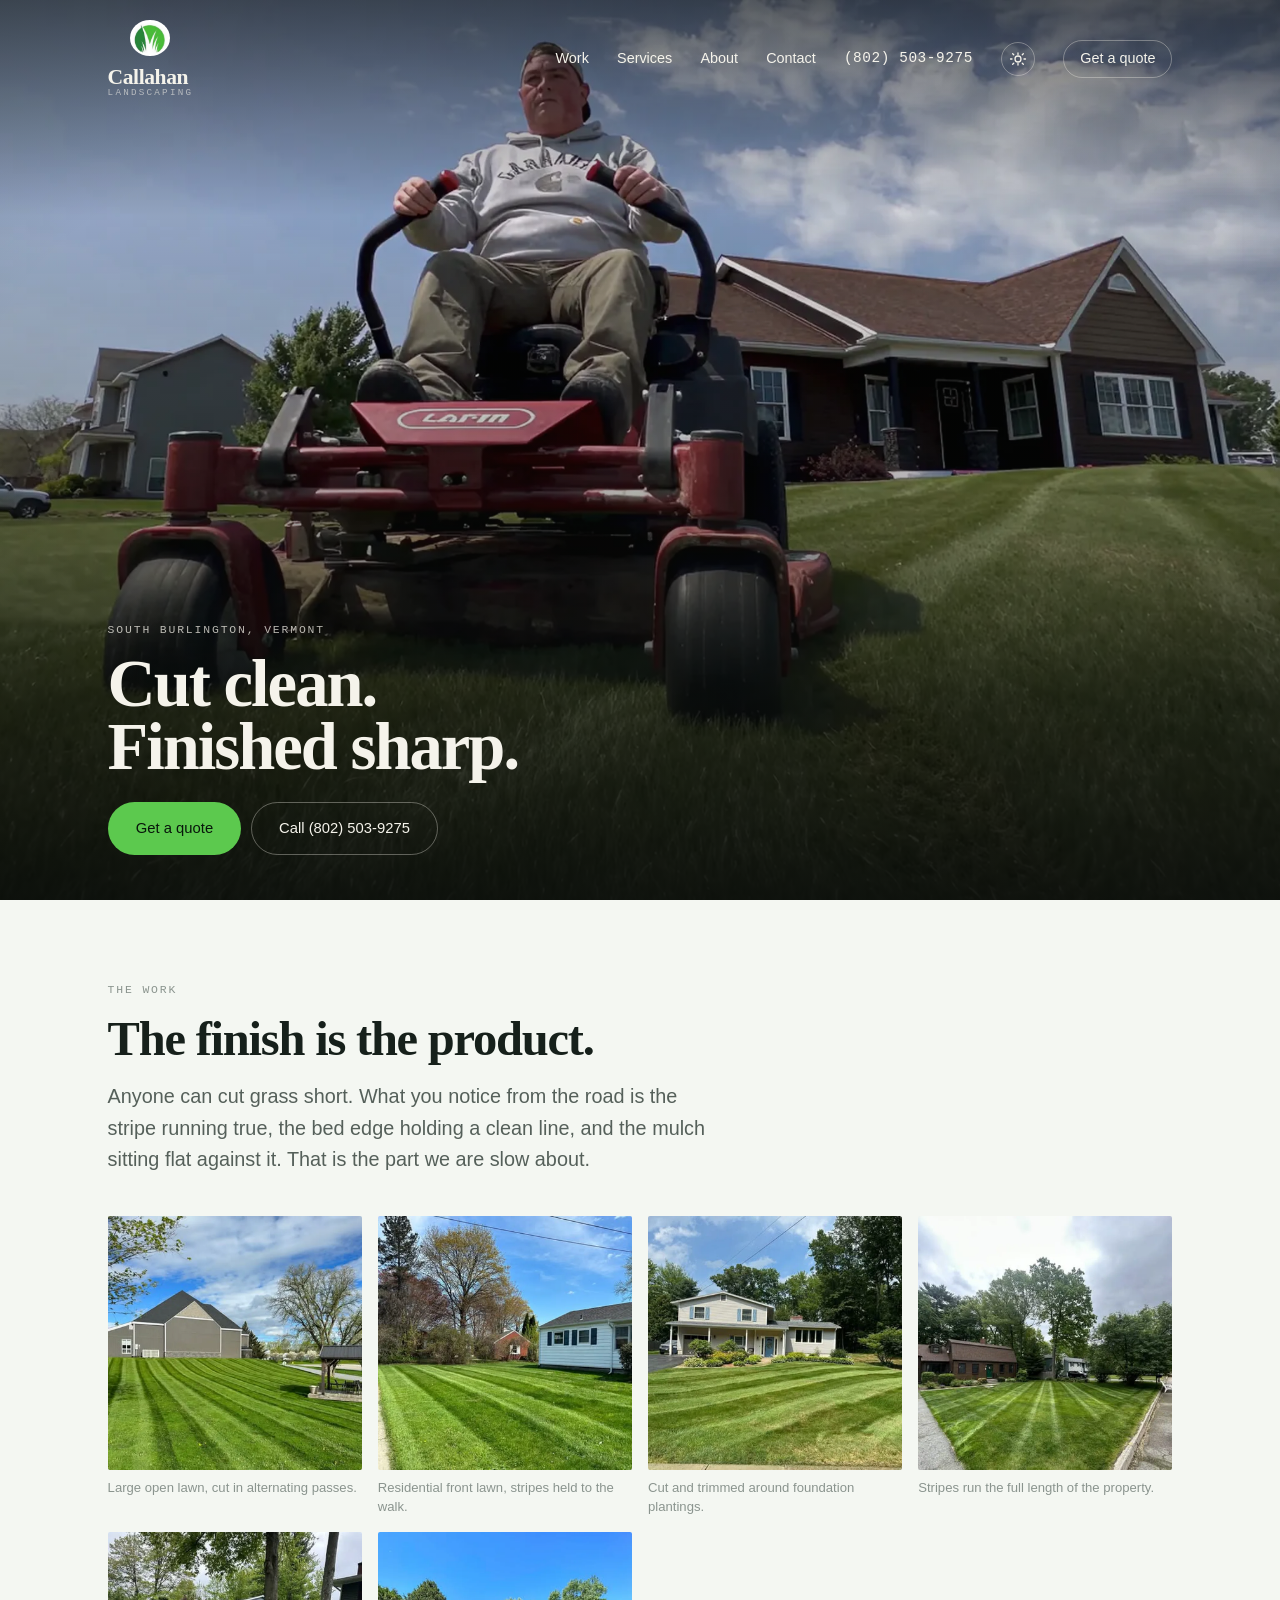
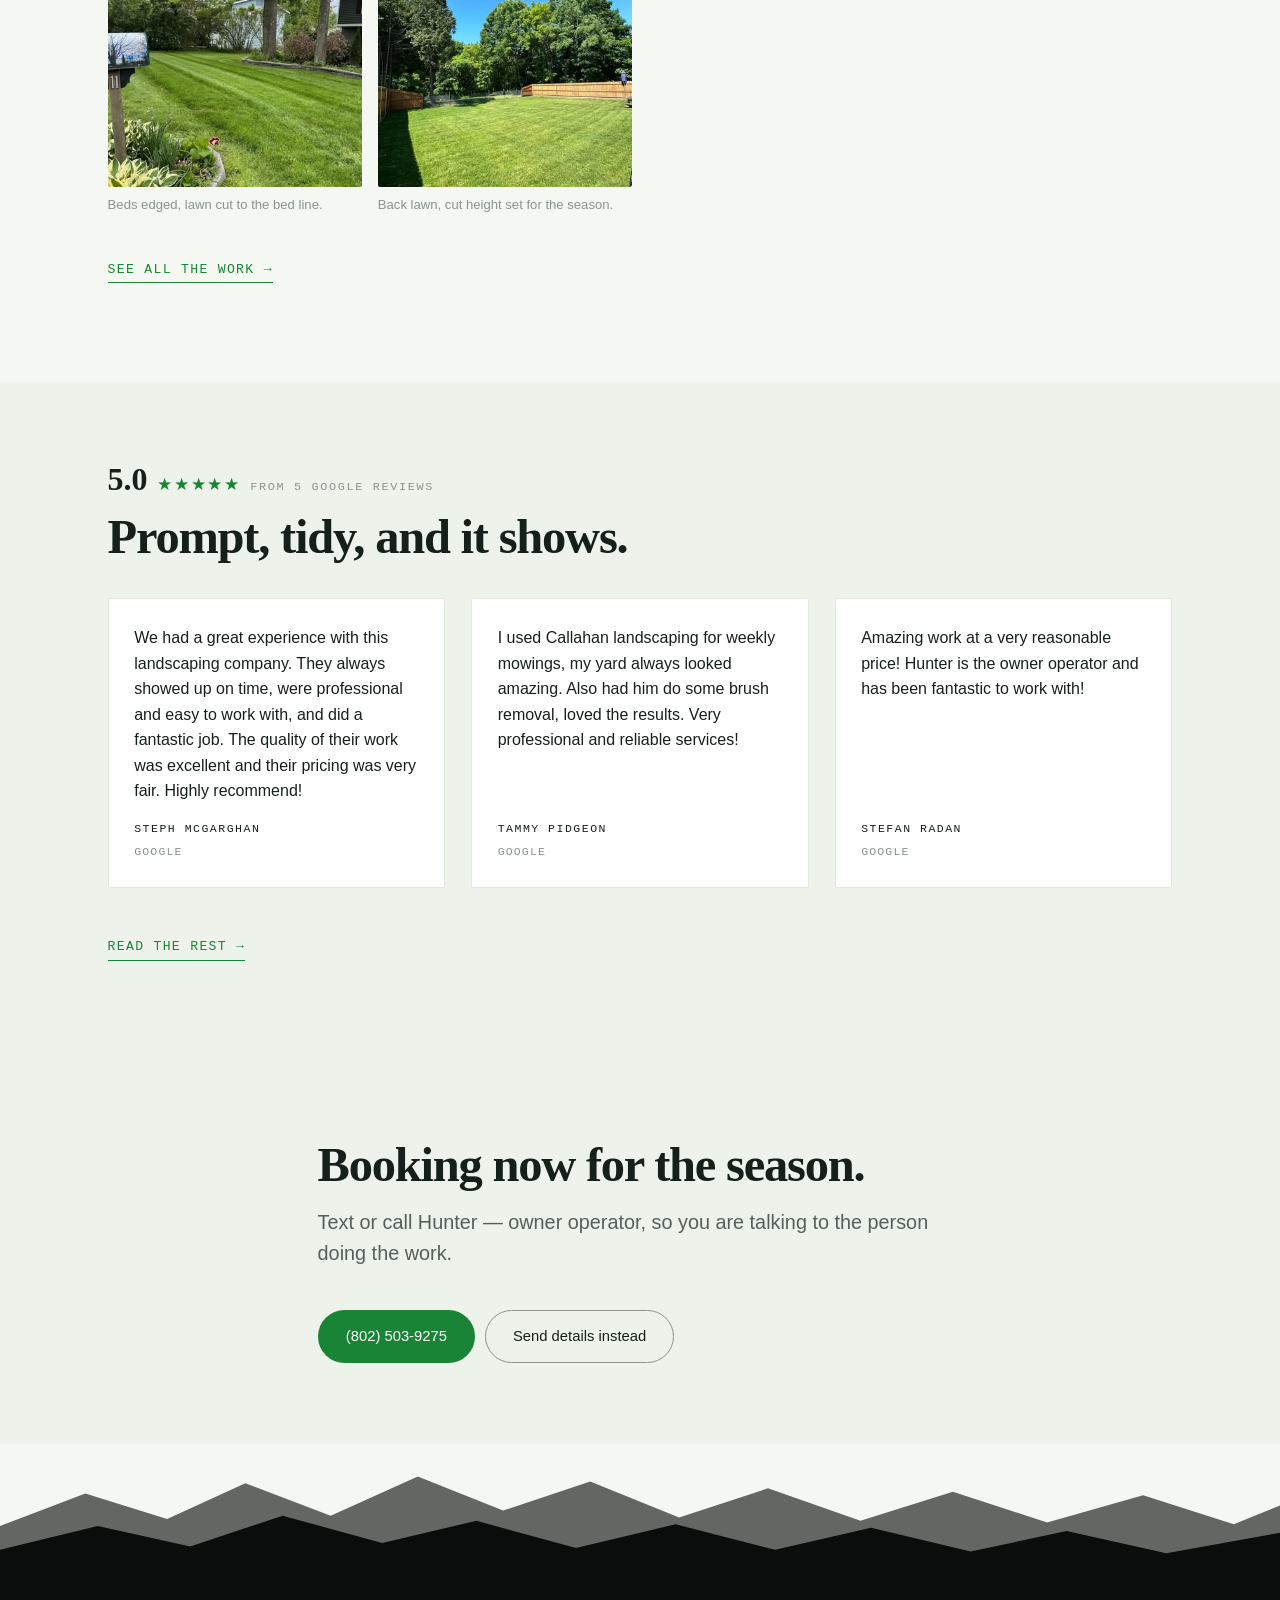
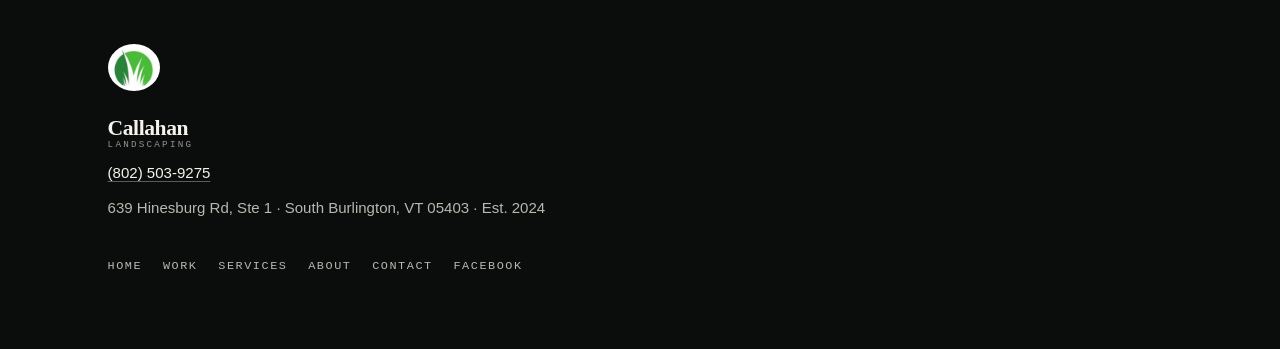
<file: index.html>
<!doctype html>
<html lang="en">
<head>
<meta charset="utf-8">
<meta name="viewport" content="width=device-width, initial-scale=1, viewport-fit=cover">
<title>Callahan Landscaping — South Burlington, Vermont</title>
<meta name="description" content="Vermont based landscaping company servicing both residential and commercial properties. Text or call (802) 503-9275.">
<meta name="theme-color" content="#0A0D0B">
<script>(function(){try{var t=localStorage.getItem("theme");if(t)document.documentElement.setAttribute("data-theme",t);}catch(e){}})();</script>
<link rel="icon" href="media/logo-mark.png">
<link rel="stylesheet" href="assets/css/site.css">
</head>
<body>
<a class="skip" href="#main">Skip to content</a>

<header class="nav" id="nav">
  <div class="nav-in">
    <a class="mark" href="index.html" aria-label="Callahan Landscaping, home">
      <img class="mark-logo" src="media/logo-mark.png" alt="" width="464" height="416">
      <span class="mark-txt"><span class="mark-a">Callahan</span><span class="mark-b">Landscaping</span></span>
    </a>
    <nav class="nav-links" aria-label="Primary">
      <a href="work.html">Work</a>
      <a href="services.html">Services</a>
      <a href="about.html">About</a>
      <a href="contact.html">Contact</a>
      <a class="nav-tel" href="tel:+18025039275">(802) 503-9275</a>
      <button class="theme-btn" id="theme-btn" type="button" aria-label="Switch colour theme">
        <svg viewBox="0 0 24 24" aria-hidden="true" width="18" height="18"><path class="ic-sun" d="M12 4v2M12 18v2M4 12H2M22 12h-2M6.3 6.3 4.9 4.9M19.1 19.1l-1.4-1.4M6.3 17.7l-1.4 1.4M19.1 4.9l-1.4 1.4"/><circle class="ic-sun" cx="12" cy="12" r="4"/><path class="ic-moon" d="M20 14.5A8 8 0 0 1 9.5 4a8.5 8.5 0 1 0 10.5 10.5Z"/></svg>
      </button>
      <a class="nav-cta" href="contact.html">Get a quote</a>
    </nav>
  </div>
</header>

<main id="main">
<section class="hero" id="top">
  <video class="hero-video" src="media/hero_1920x1080.mp4" poster="media/hero-poster.webp"
         autoplay muted loop playsinline preload="metadata" aria-hidden="true" tabindex="-1"></video>
  <div class="hero-inner">
    <p class="eyebrow">South Burlington, Vermont</p>
    <h1 class="display">Cut clean.<br>Finished sharp.</h1>
    <div class="hero-cta">
      <a class="btn btn-accent" href="contact.html">Get a quote</a>
      <a class="btn btn-ghost" href="tel:+18025039275">Call (802) 503-9275</a>
    </div>
  </div>
</section>

<section class="band">
  <div class="wrap">
    <p class="label">The work</p>
    <h2 class="h2">The finish is the product.</h2>
    <p class="lede">Anyone can cut grass short. What you notice from the road is the stripe
      running true, the bed edge holding a clean line, and the mulch sitting flat against it.
      That is the part we are slow about.</p>
    <div class="tiles">
        <figure class="tile">
          <picture>
            <source srcset="media/work/work-01.webp" type="image/webp">
            <img src="media/work/work-01.jpg" alt="Large open lawn, cut in alternating passes." loading="lazy" decoding="async" width="800" height="800">
          </picture>
          <figcaption>Large open lawn, cut in alternating passes.</figcaption>
        </figure>
        <figure class="tile">
          <picture>
            <source srcset="media/work/work-02.webp" type="image/webp">
            <img src="media/work/work-02.jpg" alt="Residential front lawn, stripes held to the walk." loading="lazy" decoding="async" width="800" height="800">
          </picture>
          <figcaption>Residential front lawn, stripes held to the walk.</figcaption>
        </figure>
        <figure class="tile">
          <picture>
            <source srcset="media/work/work-03.webp" type="image/webp">
            <img src="media/work/work-03.jpg" alt="Cut and trimmed around foundation plantings." loading="lazy" decoding="async" width="800" height="800">
          </picture>
          <figcaption>Cut and trimmed around foundation plantings.</figcaption>
        </figure>
        <figure class="tile">
          <picture>
            <source srcset="media/work/work-04.webp" type="image/webp">
            <img src="media/work/work-04.jpg" alt="Stripes run the full length of the property." loading="lazy" decoding="async" width="800" height="800">
          </picture>
          <figcaption>Stripes run the full length of the property.</figcaption>
        </figure>
        <figure class="tile">
          <picture>
            <source srcset="media/work/work-05.webp" type="image/webp">
            <img src="media/work/work-05.jpg" alt="Beds edged, lawn cut to the bed line." loading="lazy" decoding="async" width="800" height="800">
          </picture>
          <figcaption>Beds edged, lawn cut to the bed line.</figcaption>
        </figure>
        <figure class="tile">
          <picture>
            <source srcset="media/work/work-06.webp" type="image/webp">
            <img src="media/work/work-06.jpg" alt="Back lawn, cut height set for the season." loading="lazy" decoding="async" width="800" height="800">
          </picture>
          <figcaption>Back lawn, cut height set for the season.</figcaption>
        </figure>
    </div>
    <p><a class="more" href="work.html">See all the work →</a></p>
  </div>
</section>

<section class="band band-alt">
  <div class="wrap">
    <div class="rating">
      <span class="rating-n">5.0</span>
      <span class="stars" role="img" aria-label="5 out of 5">★★★★★</span>
      <span class="rating-c">from 5 Google reviews</span>
    </div>
    <h2 class="h2">Prompt, tidy, and it shows.</h2>
    <div class="revs">
        <figure class="rev">
          <blockquote><p>We had a great experience with this landscaping company. They always showed up on time, were professional and easy to work with, and did a fantastic job. The quality of their work was excellent and their pricing was very fair. Highly recommend!</p></blockquote>
          <figcaption>Steph McGarghan<span>Google</span></figcaption>
        </figure>
        <figure class="rev">
          <blockquote><p>I used Callahan landscaping for weekly mowings, my yard always looked amazing. Also had him do some brush removal, loved the results. Very professional and reliable services!</p></blockquote>
          <figcaption>Tammy Pidgeon<span>Google</span></figcaption>
        </figure>
        <figure class="rev">
          <blockquote><p>Amazing work at a very reasonable price! Hunter is the owner operator and has been fantastic to work with!</p></blockquote>
          <figcaption>Stefan Radan<span>Google</span></figcaption>
        </figure>
    </div>
    <p><a class="more" href="about.html">Read the rest →</a></p>
  </div>
</section>

<section class="band band-cta">
  <div class="wrap wrap-narrow">
    <h2 class="h2">Booking now for the season.</h2>
    <p class="lede">Text or call Hunter — owner operator, so you are talking to the person
      doing the work.</p>
    <div class="hero-cta">
      <a class="btn btn-accent" href="tel:+18025039275">(802) 503-9275</a>
      <a class="btn btn-outline" href="contact.html">Send details instead</a>
    </div>
  </div>
</section>

</main>

<div class="ridge" aria-hidden="true">
  <svg viewBox="0 0 1440 150" preserveAspectRatio="none">
    <path class="ridge-far"  d="M0,150 L0,96 L96,58 L188,88 L276,46 L372,84 L470,38 L566,78 L664,44 L764,86 L864,52 L968,90 L1072,56 L1178,92 L1286,60 L1388,94 L1440,72 L1440,150 Z"/>
    <path class="ridge-near" d="M0,150 L0,124 L110,96 L214,120 L318,84 L430,116 L536,90 L648,122 L760,94 L872,124 L980,98 L1092,126 L1200,102 L1312,128 L1440,104 L1440,150 Z"/>
  </svg>
</div>

<footer class="foot">
  <div class="wrap foot-in">
    <img class="foot-logo" src="media/logo-mark.png" alt="Callahan Landscaping" width="464" height="416">
    <p class="foot-name"><span class="mark-a">Callahan</span><span class="mark-b">Landscaping</span></p>
    <p class="foot-meta"><a href="tel:+18025039275">(802) 503-9275</a></p>
    <p class="foot-meta">639 Hinesburg Rd, Ste 1 · South Burlington, VT 05403 · Est. 2024</p>
    <nav class="foot-nav" aria-label="Footer">
      <a href="index.html">Home</a><a href="work.html">Work</a><a href="services.html">Services</a><a href="about.html">About</a><a href="contact.html">Contact</a>
      <a href="https://www.facebook.com/profile.php?id=61559822755798" rel="noopener">Facebook</a>
    </nav>
  </div>
</footer>

<script src="assets/js/site.js" defer></script>
</body>
</html>
</file>
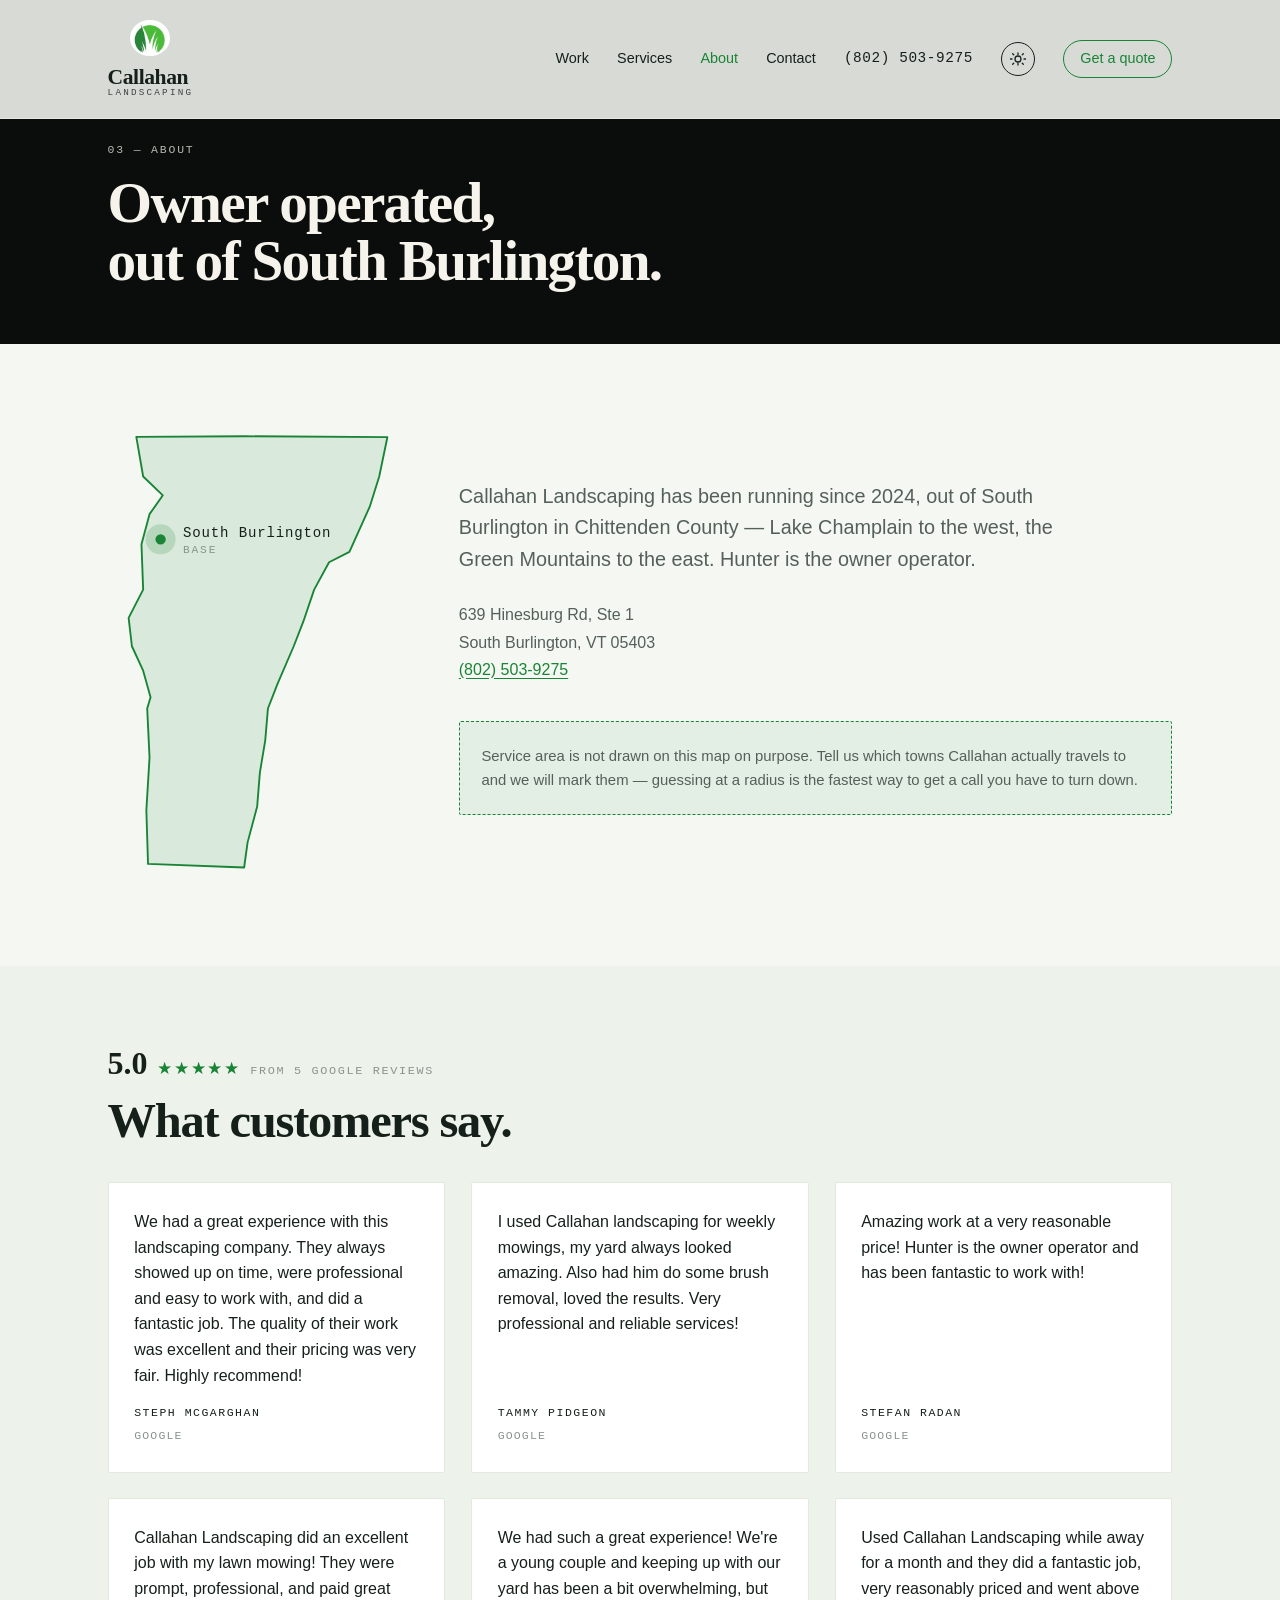
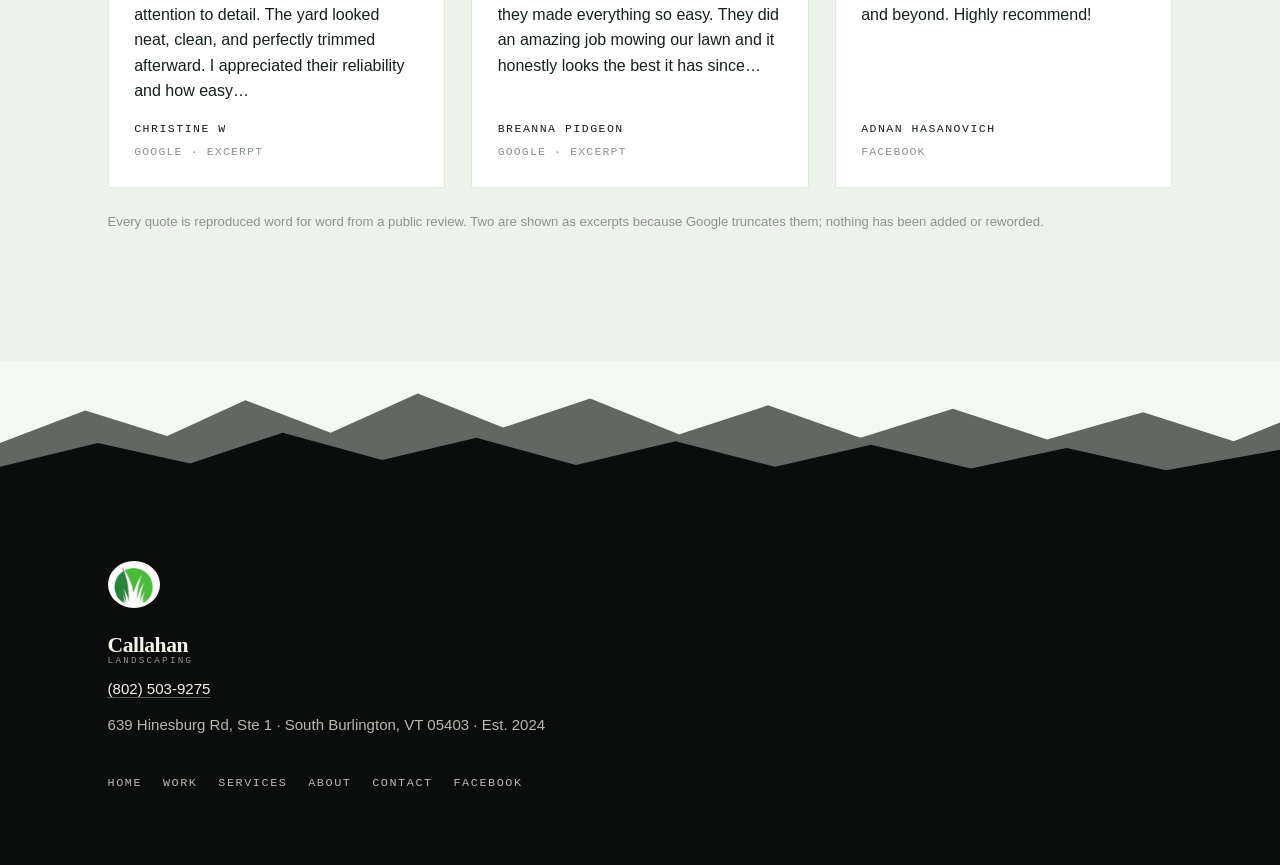
<file: about.html>
<!doctype html>
<html lang="en">
<head>
<meta charset="utf-8">
<meta name="viewport" content="width=device-width, initial-scale=1, viewport-fit=cover">
<title>About — Callahan Landscaping</title>
<meta name="description" content="Owner operated out of South Burlington, Vermont. Established 2024.">
<meta name="theme-color" content="#0A0D0B">
<script>(function(){try{var t=localStorage.getItem("theme");if(t)document.documentElement.setAttribute("data-theme",t);}catch(e){}})();</script>
<link rel="icon" href="media/logo-mark.png">
<link rel="stylesheet" href="assets/css/site.css">
</head>
<body>
<a class="skip" href="#main">Skip to content</a>

<header class="nav stuck" id="nav">
  <div class="nav-in">
    <a class="mark" href="index.html" aria-label="Callahan Landscaping, home">
      <img class="mark-logo" src="media/logo-mark.png" alt="" width="464" height="416">
      <span class="mark-txt"><span class="mark-a">Callahan</span><span class="mark-b">Landscaping</span></span>
    </a>
    <nav class="nav-links" aria-label="Primary">
      <a href="work.html">Work</a>
      <a href="services.html">Services</a>
      <a href="about.html" class="is-active" aria-current="page">About</a>
      <a href="contact.html">Contact</a>
      <a class="nav-tel" href="tel:+18025039275">(802) 503-9275</a>
      <button class="theme-btn" id="theme-btn" type="button" aria-label="Switch colour theme">
        <svg viewBox="0 0 24 24" aria-hidden="true" width="18" height="18"><path class="ic-sun" d="M12 4v2M12 18v2M4 12H2M22 12h-2M6.3 6.3 4.9 4.9M19.1 19.1l-1.4-1.4M6.3 17.7l-1.4 1.4M19.1 4.9l-1.4 1.4"/><circle class="ic-sun" cx="12" cy="12" r="4"/><path class="ic-moon" d="M20 14.5A8 8 0 0 1 9.5 4a8.5 8.5 0 1 0 10.5 10.5Z"/></svg>
      </button>
      <a class="nav-cta" href="contact.html">Get a quote</a>
    </nav>
  </div>
</header>

<main id="main">
<section class="phead">
  <div class="wrap">
    <p class="eyebrow">03 — About</p>
    <h1 class="display display-sm">Owner operated,<br>out of South Burlington.</h1>
  </div>
</section>

<section class="band">
  <div class="wrap">
    <div class="area">
      <div class="area-map">
        <svg viewBox="-10 -12 320 490" role="img" aria-labelledby="vt-t">
          <title id="vt-t">Map of Vermont with South Burlington marked</title>
          <path class="vt" d="M20.2,0.6 L136.0,0.0 L288.0,1.0 L279.3,42.9 L269.2,75.1 L247.5,123.4 L225.8,134.4 L209.9,163.6 L198.3,197.8 L188.1,224.0 L170.8,264.2 L160.6,290.4 L157.7,324.6 L152.0,358.8 L149.1,395.0 L138.9,433.2 L135.2,460.0 L32.7,456.2 L30.9,399.0 L34.3,342.7 L31.8,290.4 L35.4,278.3 L27.5,250.1 L15.5,224.0 L12.0,193.8 L27.5,163.6 L25.7,115.3 L34.3,83.1 L48.5,63.0 L27.5,42.9 L20.2,0.6 Z"/>
          <g class="pin">
            <circle cx="46.1" cy="109.9" r="16" class="pin-halo"/>
            <circle cx="46.1" cy="109.9" r="5.5"/>
          </g>
          <text x="70" y="107" class="vt-label">South Burlington</text>
          <text x="70" y="124" class="vt-sub">base</text>
        </svg>
      </div>
      <div class="area-copy">
        <p class="lede">Callahan Landscaping has been running since 2024, out of South
          Burlington in Chittenden County — Lake Champlain to the west, the Green Mountains
          to the east. Hunter is the owner operator.</p>
        <address class="addr">
          639 Hinesburg Rd, Ste 1<br>South Burlington, VT 05403<br>
          <a href="tel:+18025039275">(802) 503-9275</a>
        </address>
        <p class="note" data-needs="client">Service area is not drawn on this map on purpose.
          Tell us which towns Callahan actually travels to and we will mark them — guessing at
          a radius is the fastest way to get a call you have to turn down.</p>
      </div>
    </div>
  </div>
</section>

<section class="band band-alt">
  <div class="wrap">
    <div class="rating">
      <span class="rating-n">5.0</span>
      <span class="stars" role="img" aria-label="5 out of 5">★★★★★</span>
      <span class="rating-c">from 5 Google reviews</span>
    </div>
    <h2 class="h2">What customers say.</h2>
    <div class="revs">
        <figure class="rev">
          <blockquote><p>We had a great experience with this landscaping company. They always showed up on time, were professional and easy to work with, and did a fantastic job. The quality of their work was excellent and their pricing was very fair. Highly recommend!</p></blockquote>
          <figcaption>Steph McGarghan<span>Google</span></figcaption>
        </figure>
        <figure class="rev">
          <blockquote><p>I used Callahan landscaping for weekly mowings, my yard always looked amazing. Also had him do some brush removal, loved the results. Very professional and reliable services!</p></blockquote>
          <figcaption>Tammy Pidgeon<span>Google</span></figcaption>
        </figure>
        <figure class="rev">
          <blockquote><p>Amazing work at a very reasonable price! Hunter is the owner operator and has been fantastic to work with!</p></blockquote>
          <figcaption>Stefan Radan<span>Google</span></figcaption>
        </figure>
        <figure class="rev">
          <blockquote><p>Callahan Landscaping did an excellent job with my lawn mowing! They were prompt, professional, and paid great attention to detail. The yard looked neat, clean, and perfectly trimmed afterward. I appreciated their reliability and how easy…</p></blockquote>
          <figcaption>Christine W<span>Google · excerpt</span></figcaption>
        </figure>
        <figure class="rev">
          <blockquote><p>We had such a great experience! We're a young couple and keeping up with our yard has been a bit overwhelming, but they made everything so easy. They did an amazing job mowing our lawn and it honestly looks the best it has since…</p></blockquote>
          <figcaption>breanna pidgeon<span>Google · excerpt</span></figcaption>
        </figure>
        <figure class="rev">
          <blockquote><p>Used Callahan Landscaping while away for a month and they did a fantastic job, very reasonably priced and went above and beyond. Highly recommend!</p></blockquote>
          <figcaption>Adnan Hasanovich<span>Facebook</span></figcaption>
        </figure>
    </div>
    <p class="fine">Every quote is reproduced word for word from a public review. Two are
      shown as excerpts because Google truncates them; nothing has been added or reworded.</p>
  </div>
</section>

</main>

<div class="ridge" aria-hidden="true">
  <svg viewBox="0 0 1440 150" preserveAspectRatio="none">
    <path class="ridge-far"  d="M0,150 L0,96 L96,58 L188,88 L276,46 L372,84 L470,38 L566,78 L664,44 L764,86 L864,52 L968,90 L1072,56 L1178,92 L1286,60 L1388,94 L1440,72 L1440,150 Z"/>
    <path class="ridge-near" d="M0,150 L0,124 L110,96 L214,120 L318,84 L430,116 L536,90 L648,122 L760,94 L872,124 L980,98 L1092,126 L1200,102 L1312,128 L1440,104 L1440,150 Z"/>
  </svg>
</div>

<footer class="foot">
  <div class="wrap foot-in">
    <img class="foot-logo" src="media/logo-mark.png" alt="Callahan Landscaping" width="464" height="416">
    <p class="foot-name"><span class="mark-a">Callahan</span><span class="mark-b">Landscaping</span></p>
    <p class="foot-meta"><a href="tel:+18025039275">(802) 503-9275</a></p>
    <p class="foot-meta">639 Hinesburg Rd, Ste 1 · South Burlington, VT 05403 · Est. 2024</p>
    <nav class="foot-nav" aria-label="Footer">
      <a href="index.html">Home</a><a href="work.html">Work</a><a href="services.html">Services</a><a href="about.html">About</a><a href="contact.html">Contact</a>
      <a href="https://www.facebook.com/profile.php?id=61559822755798" rel="noopener">Facebook</a>
    </nav>
  </div>
</footer>

<script src="assets/js/site.js" defer></script>
</body>
</html>
</file>
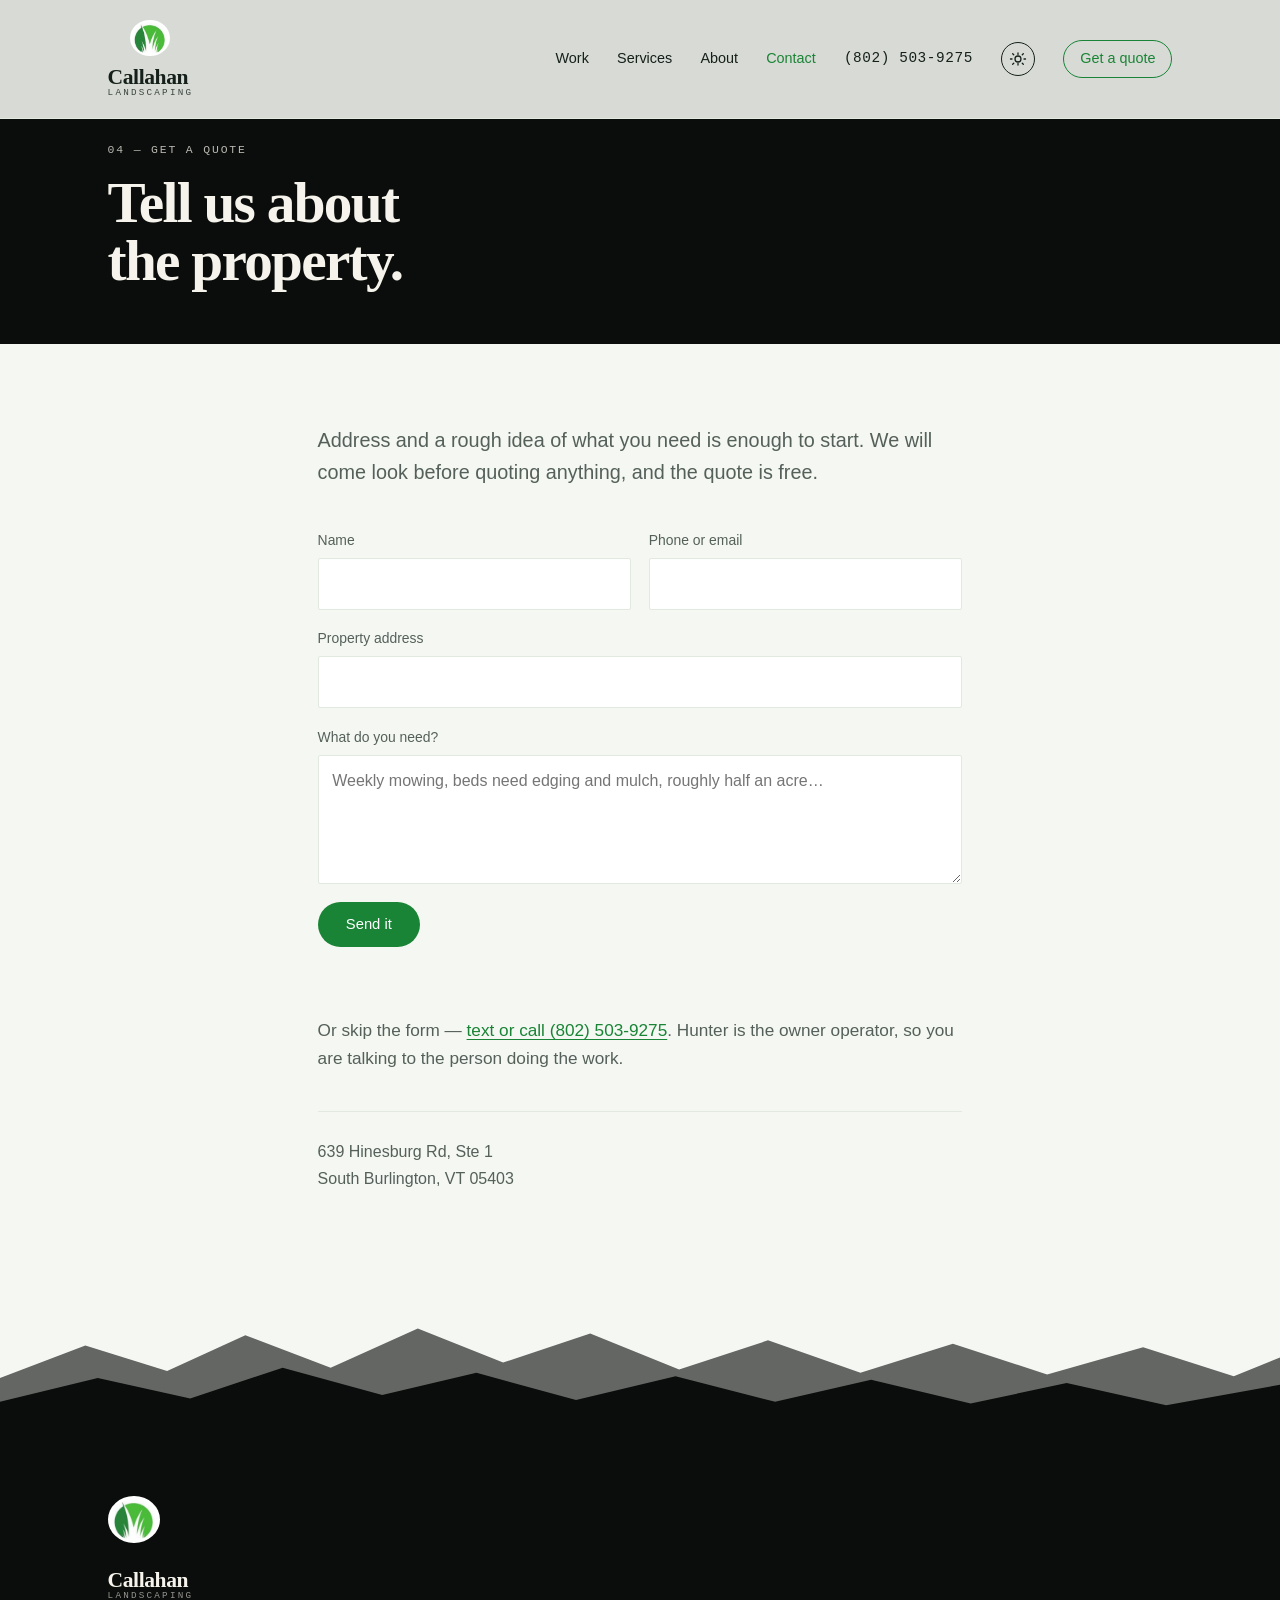
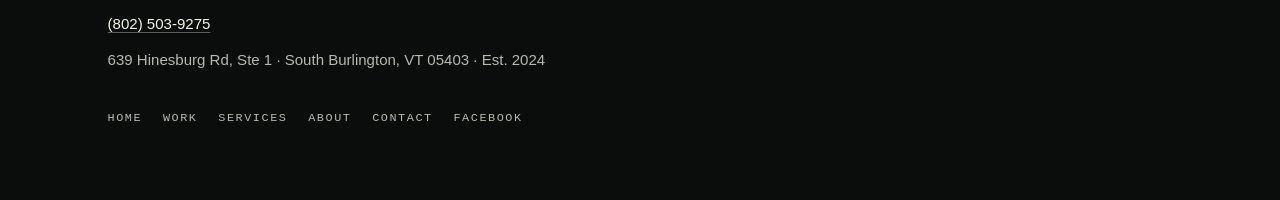
<file: contact.html>
<!doctype html>
<html lang="en">
<head>
<meta charset="utf-8">
<meta name="viewport" content="width=device-width, initial-scale=1, viewport-fit=cover">
<title>Get a quote — Callahan Landscaping</title>
<meta name="description" content="Tell us about the property, or text or call (802) 503-9275 for a free quote.">
<meta name="theme-color" content="#0A0D0B">
<script>(function(){try{var t=localStorage.getItem("theme");if(t)document.documentElement.setAttribute("data-theme",t);}catch(e){}})();</script>
<link rel="icon" href="media/logo-mark.png">
<link rel="stylesheet" href="assets/css/site.css">
</head>
<body>
<a class="skip" href="#main">Skip to content</a>

<header class="nav stuck" id="nav">
  <div class="nav-in">
    <a class="mark" href="index.html" aria-label="Callahan Landscaping, home">
      <img class="mark-logo" src="media/logo-mark.png" alt="" width="464" height="416">
      <span class="mark-txt"><span class="mark-a">Callahan</span><span class="mark-b">Landscaping</span></span>
    </a>
    <nav class="nav-links" aria-label="Primary">
      <a href="work.html">Work</a>
      <a href="services.html">Services</a>
      <a href="about.html">About</a>
      <a href="contact.html" class="is-active" aria-current="page">Contact</a>
      <a class="nav-tel" href="tel:+18025039275">(802) 503-9275</a>
      <button class="theme-btn" id="theme-btn" type="button" aria-label="Switch colour theme">
        <svg viewBox="0 0 24 24" aria-hidden="true" width="18" height="18"><path class="ic-sun" d="M12 4v2M12 18v2M4 12H2M22 12h-2M6.3 6.3 4.9 4.9M19.1 19.1l-1.4-1.4M6.3 17.7l-1.4 1.4M19.1 4.9l-1.4 1.4"/><circle class="ic-sun" cx="12" cy="12" r="4"/><path class="ic-moon" d="M20 14.5A8 8 0 0 1 9.5 4a8.5 8.5 0 1 0 10.5 10.5Z"/></svg>
      </button>
      <a class="nav-cta" href="contact.html">Get a quote</a>
    </nav>
  </div>
</header>

<main id="main">
<section class="phead">
  <div class="wrap">
    <p class="eyebrow">04 — Get a quote</p>
    <h1 class="display display-sm">Tell us about<br>the property.</h1>
  </div>
</section>

<section class="band">
  <div class="wrap wrap-narrow">
    <p class="lede">Address and a rough idea of what you need is enough to start. We will come
      look before quoting anything, and the quote is free.</p>

    <form class="form" id="quote-form" method="post" action="/api/quote" novalidate>
      <div class="row">
        <label>Name<input name="name" type="text" autocomplete="name" required maxlength="120"></label>
        <label>Phone or email<input name="contact" type="text" autocomplete="tel" required maxlength="160"></label>
      </div>
      <label>Property address<input name="address" type="text" autocomplete="street-address" maxlength="200"></label>
      <label>What do you need?<textarea name="message" rows="4" maxlength="2000"
        placeholder="Weekly mowing, beds need edging and mulch, roughly half an acre…"></textarea></label>
      <div class="hp" aria-hidden="true"><label>Leave this empty<input name="website" tabindex="-1" autocomplete="off"></label></div>
      <button class="btn btn-accent" type="submit">Send it</button>
      <p class="form-status" id="form-status" role="status" aria-live="polite"></p>
    </form>

    <p class="or">Or skip the form — <a href="tel:+18025039275">text or call (802) 503-9275</a>.
      Hunter is the owner operator, so you are talking to the person doing the work.</p>

    <address class="addr addr-block">
      639 Hinesburg Rd, Ste 1<br>South Burlington, VT 05403
    </address>
  </div>
</section>

</main>

<div class="ridge" aria-hidden="true">
  <svg viewBox="0 0 1440 150" preserveAspectRatio="none">
    <path class="ridge-far"  d="M0,150 L0,96 L96,58 L188,88 L276,46 L372,84 L470,38 L566,78 L664,44 L764,86 L864,52 L968,90 L1072,56 L1178,92 L1286,60 L1388,94 L1440,72 L1440,150 Z"/>
    <path class="ridge-near" d="M0,150 L0,124 L110,96 L214,120 L318,84 L430,116 L536,90 L648,122 L760,94 L872,124 L980,98 L1092,126 L1200,102 L1312,128 L1440,104 L1440,150 Z"/>
  </svg>
</div>

<footer class="foot">
  <div class="wrap foot-in">
    <img class="foot-logo" src="media/logo-mark.png" alt="Callahan Landscaping" width="464" height="416">
    <p class="foot-name"><span class="mark-a">Callahan</span><span class="mark-b">Landscaping</span></p>
    <p class="foot-meta"><a href="tel:+18025039275">(802) 503-9275</a></p>
    <p class="foot-meta">639 Hinesburg Rd, Ste 1 · South Burlington, VT 05403 · Est. 2024</p>
    <nav class="foot-nav" aria-label="Footer">
      <a href="index.html">Home</a><a href="work.html">Work</a><a href="services.html">Services</a><a href="about.html">About</a><a href="contact.html">Contact</a>
      <a href="https://www.facebook.com/profile.php?id=61559822755798" rel="noopener">Facebook</a>
    </nav>
  </div>
</footer>

<script src="assets/js/site.js" defer></script>
</body>
</html>
</file>
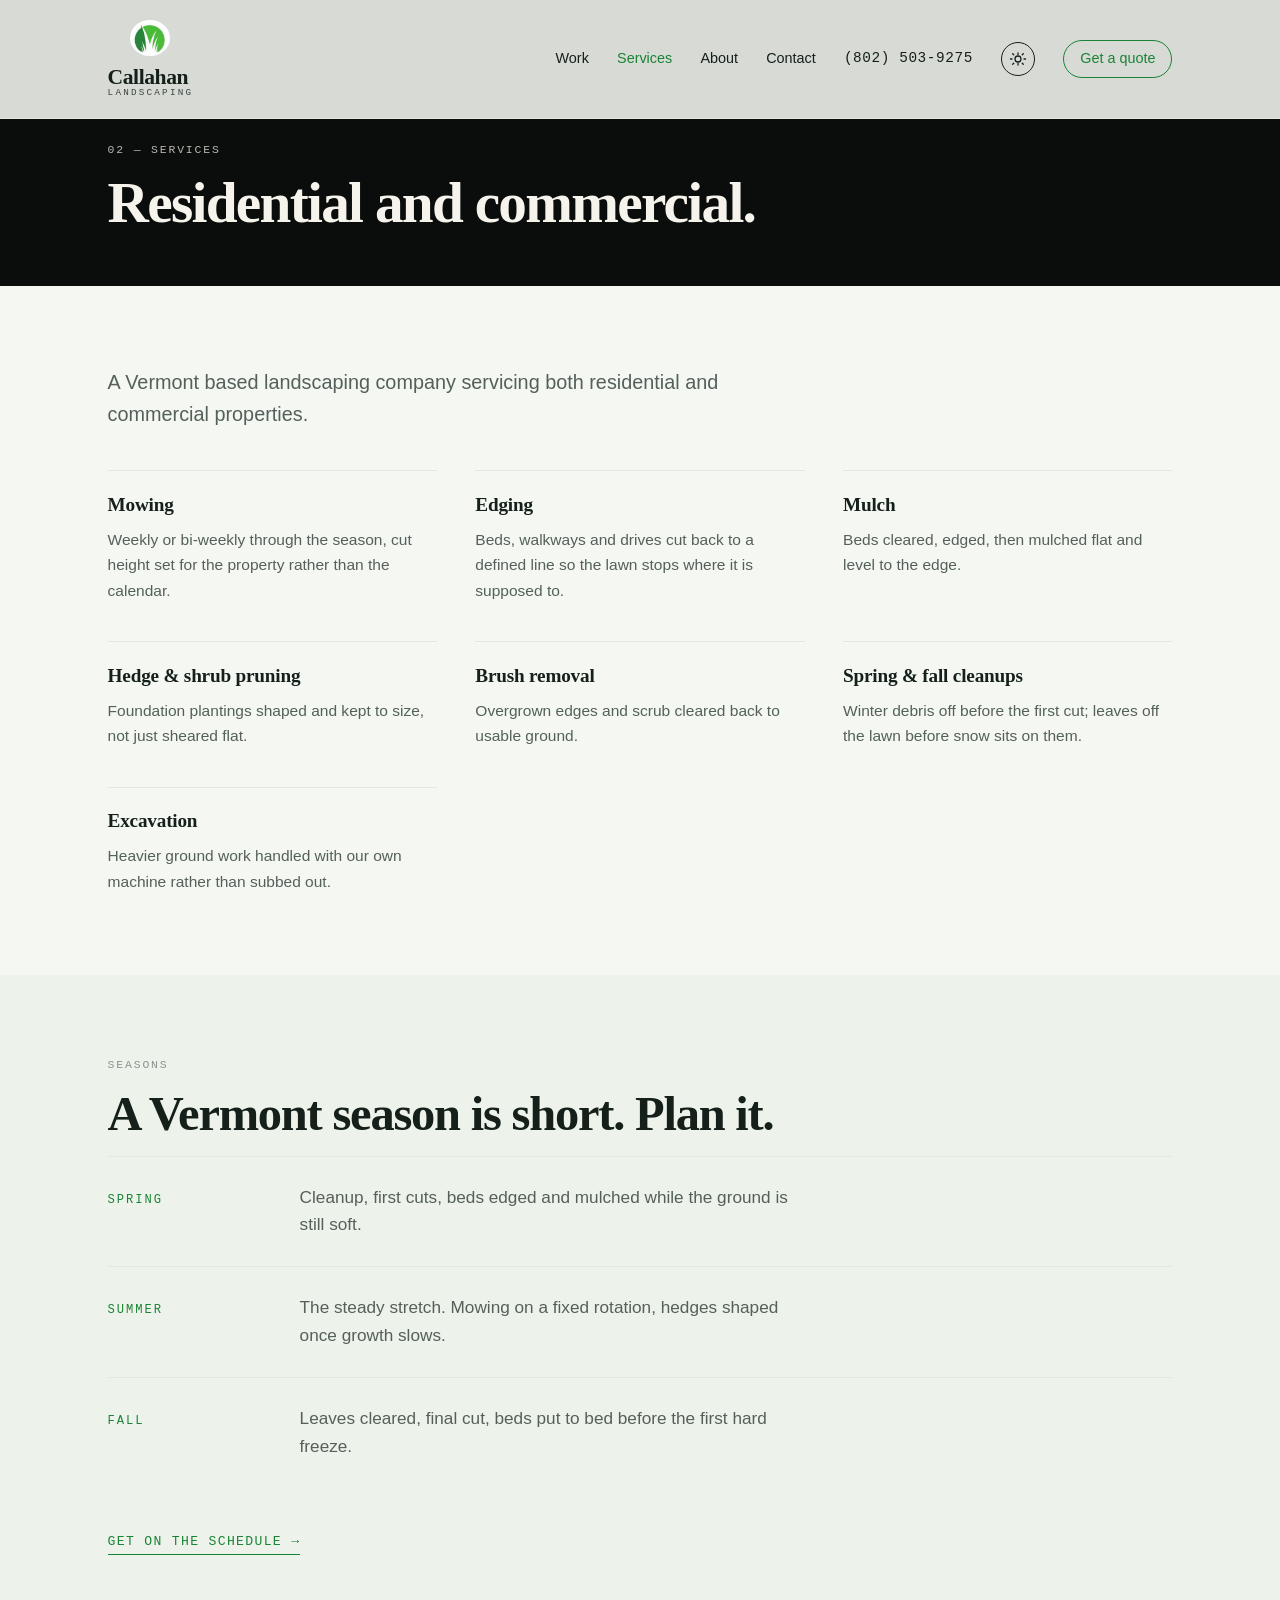
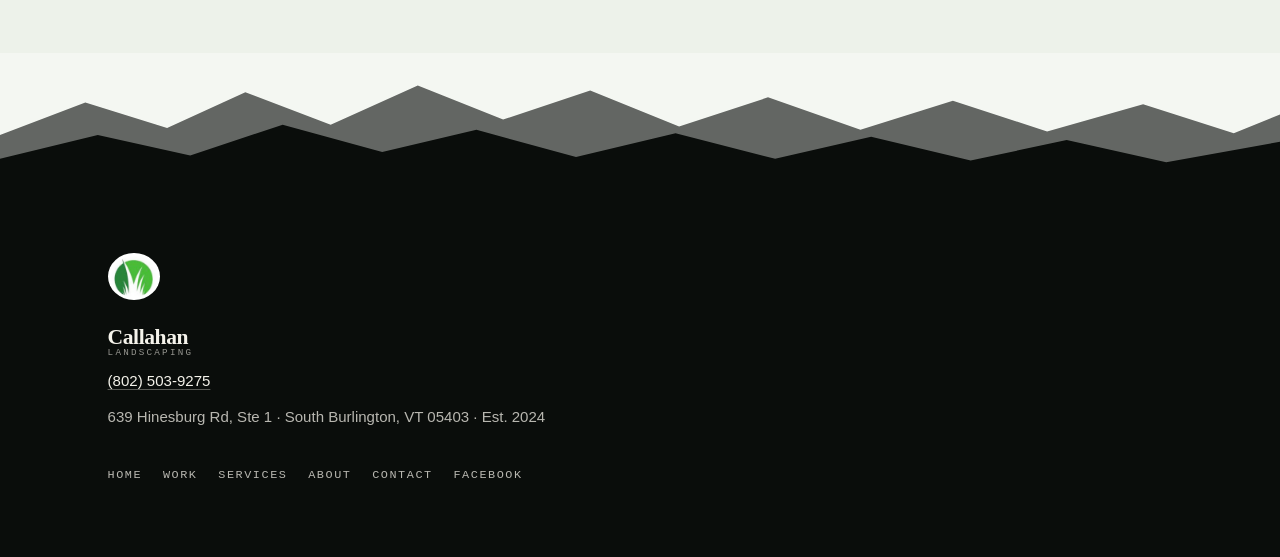
<file: services.html>
<!doctype html>
<html lang="en">
<head>
<meta charset="utf-8">
<meta name="viewport" content="width=device-width, initial-scale=1, viewport-fit=cover">
<title>Services — Callahan Landscaping</title>
<meta name="description" content="Mowing, edging, mulch, hedge and shrub pruning, spring and fall cleanups, and excavation.">
<meta name="theme-color" content="#0A0D0B">
<script>(function(){try{var t=localStorage.getItem("theme");if(t)document.documentElement.setAttribute("data-theme",t);}catch(e){}})();</script>
<link rel="icon" href="media/logo-mark.png">
<link rel="stylesheet" href="assets/css/site.css">
</head>
<body>
<a class="skip" href="#main">Skip to content</a>

<header class="nav stuck" id="nav">
  <div class="nav-in">
    <a class="mark" href="index.html" aria-label="Callahan Landscaping, home">
      <img class="mark-logo" src="media/logo-mark.png" alt="" width="464" height="416">
      <span class="mark-txt"><span class="mark-a">Callahan</span><span class="mark-b">Landscaping</span></span>
    </a>
    <nav class="nav-links" aria-label="Primary">
      <a href="work.html">Work</a>
      <a href="services.html" class="is-active" aria-current="page">Services</a>
      <a href="about.html">About</a>
      <a href="contact.html">Contact</a>
      <a class="nav-tel" href="tel:+18025039275">(802) 503-9275</a>
      <button class="theme-btn" id="theme-btn" type="button" aria-label="Switch colour theme">
        <svg viewBox="0 0 24 24" aria-hidden="true" width="18" height="18"><path class="ic-sun" d="M12 4v2M12 18v2M4 12H2M22 12h-2M6.3 6.3 4.9 4.9M19.1 19.1l-1.4-1.4M6.3 17.7l-1.4 1.4M19.1 4.9l-1.4 1.4"/><circle class="ic-sun" cx="12" cy="12" r="4"/><path class="ic-moon" d="M20 14.5A8 8 0 0 1 9.5 4a8.5 8.5 0 1 0 10.5 10.5Z"/></svg>
      </button>
      <a class="nav-cta" href="contact.html">Get a quote</a>
    </nav>
  </div>
</header>

<main id="main">
<section class="phead">
  <div class="wrap">
    <p class="eyebrow">02 — Services</p>
    <h1 class="display display-sm">Residential and commercial.</h1>
  </div>
</section>

<section class="band">
  <div class="wrap">
    <p class="lede">A Vermont based landscaping company servicing both residential and
      commercial properties.</p>
    <ul class="grid">
      <li><h3>Mowing</h3><p>Weekly or bi-weekly through the season, cut height set for the property rather than the calendar.</p></li>
      <li><h3>Edging</h3><p>Beds, walkways and drives cut back to a defined line so the lawn stops where it is supposed to.</p></li>
      <li><h3>Mulch</h3><p>Beds cleared, edged, then mulched flat and level to the edge.</p></li>
      <li><h3>Hedge &amp; shrub pruning</h3><p>Foundation plantings shaped and kept to size, not just sheared flat.</p></li>
      <li><h3>Brush removal</h3><p>Overgrown edges and scrub cleared back to usable ground.</p></li>
      <li><h3>Spring &amp; fall cleanups</h3><p>Winter debris off before the first cut; leaves off the lawn before snow sits on them.</p></li>
      <li><h3>Excavation</h3><p>Heavier ground work handled with our own machine rather than subbed out.</p></li>
    </ul>
  </div>
</section>

<section class="band band-alt">
  <div class="wrap">
    <p class="label">Seasons</p>
    <h2 class="h2">A Vermont season is short. Plan it.</h2>
    <ol class="season">
      <li><span class="season-k">Spring</span><p>Cleanup, first cuts, beds edged and mulched while the ground is still soft.</p></li>
      <li><span class="season-k">Summer</span><p>The steady stretch. Mowing on a fixed rotation, hedges shaped once growth slows.</p></li>
      <li><span class="season-k">Fall</span><p>Leaves cleared, final cut, beds put to bed before the first hard freeze.</p></li>
    </ol>
    <p><a class="more" href="contact.html">Get on the schedule →</a></p>
  </div>
</section>

</main>

<div class="ridge" aria-hidden="true">
  <svg viewBox="0 0 1440 150" preserveAspectRatio="none">
    <path class="ridge-far"  d="M0,150 L0,96 L96,58 L188,88 L276,46 L372,84 L470,38 L566,78 L664,44 L764,86 L864,52 L968,90 L1072,56 L1178,92 L1286,60 L1388,94 L1440,72 L1440,150 Z"/>
    <path class="ridge-near" d="M0,150 L0,124 L110,96 L214,120 L318,84 L430,116 L536,90 L648,122 L760,94 L872,124 L980,98 L1092,126 L1200,102 L1312,128 L1440,104 L1440,150 Z"/>
  </svg>
</div>

<footer class="foot">
  <div class="wrap foot-in">
    <img class="foot-logo" src="media/logo-mark.png" alt="Callahan Landscaping" width="464" height="416">
    <p class="foot-name"><span class="mark-a">Callahan</span><span class="mark-b">Landscaping</span></p>
    <p class="foot-meta"><a href="tel:+18025039275">(802) 503-9275</a></p>
    <p class="foot-meta">639 Hinesburg Rd, Ste 1 · South Burlington, VT 05403 · Est. 2024</p>
    <nav class="foot-nav" aria-label="Footer">
      <a href="index.html">Home</a><a href="work.html">Work</a><a href="services.html">Services</a><a href="about.html">About</a><a href="contact.html">Contact</a>
      <a href="https://www.facebook.com/profile.php?id=61559822755798" rel="noopener">Facebook</a>
    </nav>
  </div>
</footer>

<script src="assets/js/site.js" defer></script>
</body>
</html>
</file>
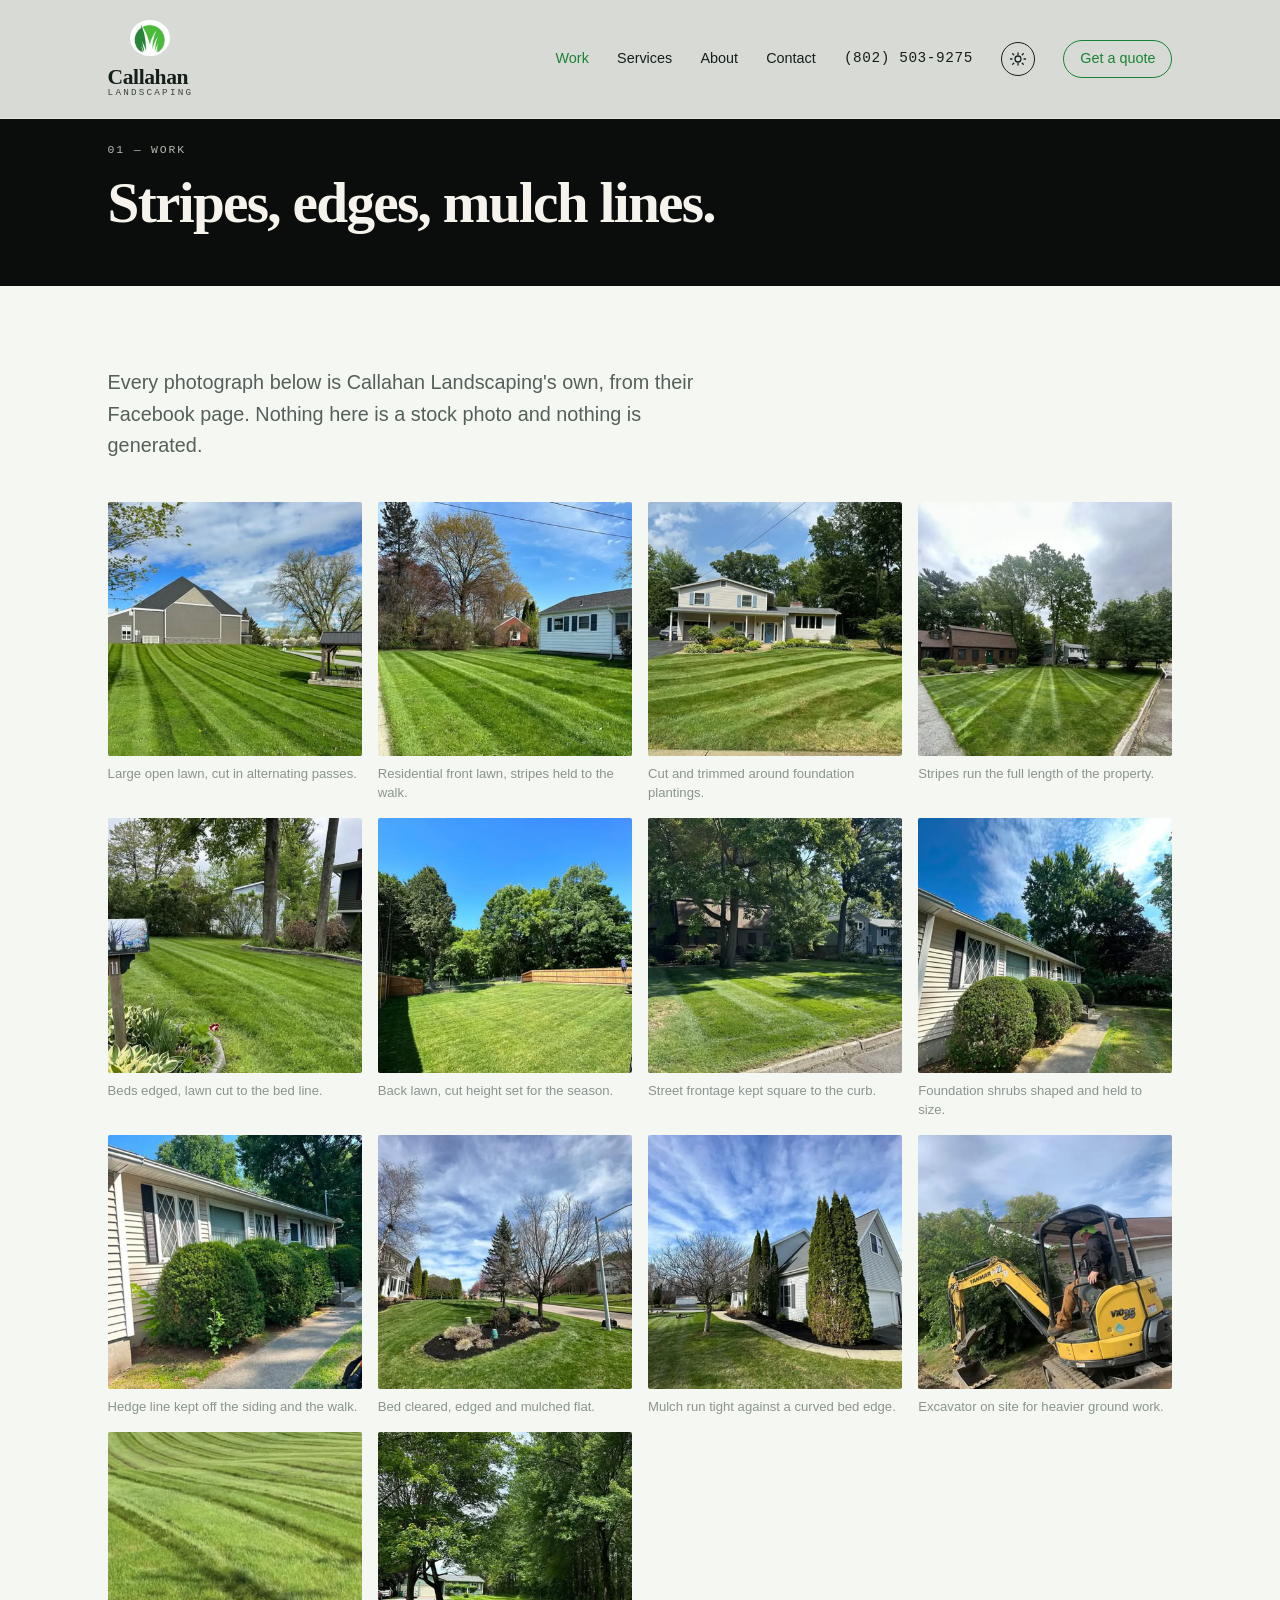
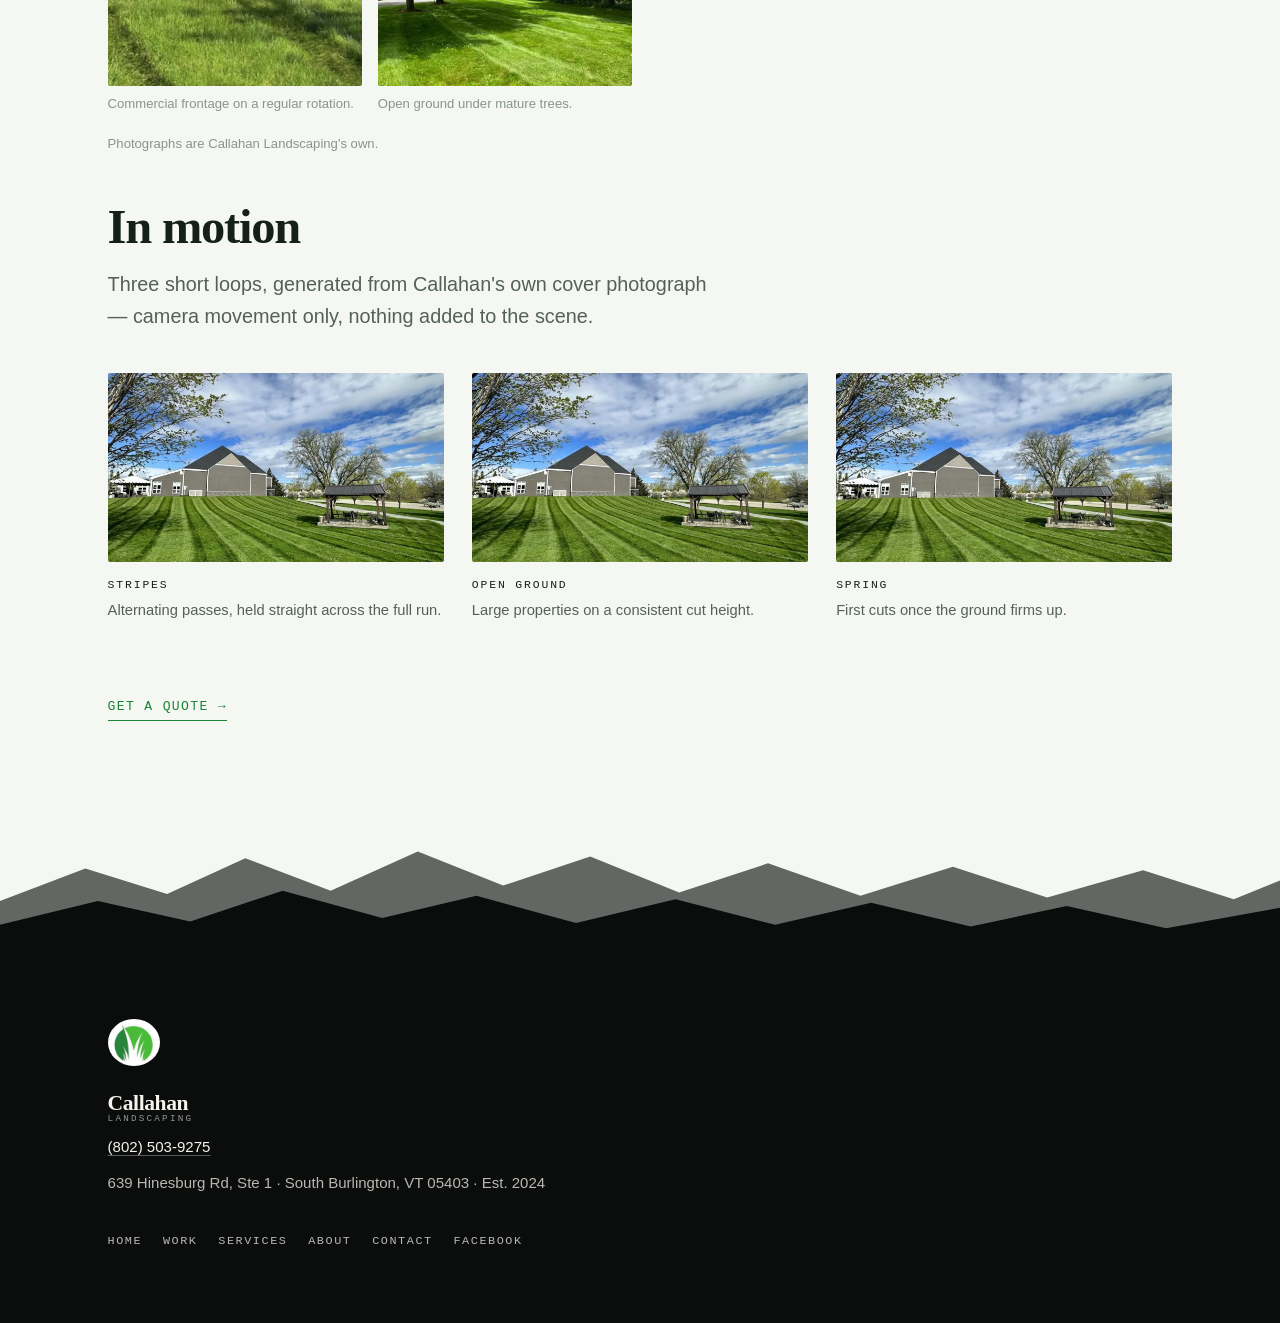
<file: work.html>
<!doctype html>
<html lang="en">
<head>
<meta charset="utf-8">
<meta name="viewport" content="width=device-width, initial-scale=1, viewport-fit=cover">
<title>Work — Callahan Landscaping</title>
<meta name="description" content="Mowing stripes, bed edging, mulch and hedge work across South Burlington and Chittenden County.">
<meta name="theme-color" content="#0A0D0B">
<script>(function(){try{var t=localStorage.getItem("theme");if(t)document.documentElement.setAttribute("data-theme",t);}catch(e){}})();</script>
<link rel="icon" href="media/logo-mark.png">
<link rel="stylesheet" href="assets/css/site.css">
</head>
<body>
<a class="skip" href="#main">Skip to content</a>

<header class="nav stuck" id="nav">
  <div class="nav-in">
    <a class="mark" href="index.html" aria-label="Callahan Landscaping, home">
      <img class="mark-logo" src="media/logo-mark.png" alt="" width="464" height="416">
      <span class="mark-txt"><span class="mark-a">Callahan</span><span class="mark-b">Landscaping</span></span>
    </a>
    <nav class="nav-links" aria-label="Primary">
      <a href="work.html" class="is-active" aria-current="page">Work</a>
      <a href="services.html">Services</a>
      <a href="about.html">About</a>
      <a href="contact.html">Contact</a>
      <a class="nav-tel" href="tel:+18025039275">(802) 503-9275</a>
      <button class="theme-btn" id="theme-btn" type="button" aria-label="Switch colour theme">
        <svg viewBox="0 0 24 24" aria-hidden="true" width="18" height="18"><path class="ic-sun" d="M12 4v2M12 18v2M4 12H2M22 12h-2M6.3 6.3 4.9 4.9M19.1 19.1l-1.4-1.4M6.3 17.7l-1.4 1.4M19.1 4.9l-1.4 1.4"/><circle class="ic-sun" cx="12" cy="12" r="4"/><path class="ic-moon" d="M20 14.5A8 8 0 0 1 9.5 4a8.5 8.5 0 1 0 10.5 10.5Z"/></svg>
      </button>
      <a class="nav-cta" href="contact.html">Get a quote</a>
    </nav>
  </div>
</header>

<main id="main">
<section class="phead">
  <div class="wrap">
    <p class="eyebrow">01 — Work</p>
    <h1 class="display display-sm">Stripes, edges, mulch lines.</h1>
  </div>
</section>

<section class="band">
  <div class="wrap">
    <p class="lede">Every photograph below is Callahan Landscaping's own, from their Facebook
      page. Nothing here is a stock photo and nothing is generated.</p>
    <div class="tiles">
        <figure class="tile">
          <picture>
            <source srcset="media/work/work-01.webp" type="image/webp">
            <img src="media/work/work-01.jpg" alt="Large open lawn, cut in alternating passes." loading="lazy" decoding="async" width="800" height="800">
          </picture>
          <figcaption>Large open lawn, cut in alternating passes.</figcaption>
        </figure>
        <figure class="tile">
          <picture>
            <source srcset="media/work/work-02.webp" type="image/webp">
            <img src="media/work/work-02.jpg" alt="Residential front lawn, stripes held to the walk." loading="lazy" decoding="async" width="800" height="800">
          </picture>
          <figcaption>Residential front lawn, stripes held to the walk.</figcaption>
        </figure>
        <figure class="tile">
          <picture>
            <source srcset="media/work/work-03.webp" type="image/webp">
            <img src="media/work/work-03.jpg" alt="Cut and trimmed around foundation plantings." loading="lazy" decoding="async" width="800" height="800">
          </picture>
          <figcaption>Cut and trimmed around foundation plantings.</figcaption>
        </figure>
        <figure class="tile">
          <picture>
            <source srcset="media/work/work-04.webp" type="image/webp">
            <img src="media/work/work-04.jpg" alt="Stripes run the full length of the property." loading="lazy" decoding="async" width="800" height="800">
          </picture>
          <figcaption>Stripes run the full length of the property.</figcaption>
        </figure>
        <figure class="tile">
          <picture>
            <source srcset="media/work/work-05.webp" type="image/webp">
            <img src="media/work/work-05.jpg" alt="Beds edged, lawn cut to the bed line." loading="lazy" decoding="async" width="800" height="800">
          </picture>
          <figcaption>Beds edged, lawn cut to the bed line.</figcaption>
        </figure>
        <figure class="tile">
          <picture>
            <source srcset="media/work/work-06.webp" type="image/webp">
            <img src="media/work/work-06.jpg" alt="Back lawn, cut height set for the season." loading="lazy" decoding="async" width="800" height="800">
          </picture>
          <figcaption>Back lawn, cut height set for the season.</figcaption>
        </figure>
        <figure class="tile">
          <picture>
            <source srcset="media/work/work-07.webp" type="image/webp">
            <img src="media/work/work-07.jpg" alt="Street frontage kept square to the curb." loading="lazy" decoding="async" width="800" height="800">
          </picture>
          <figcaption>Street frontage kept square to the curb.</figcaption>
        </figure>
        <figure class="tile">
          <picture>
            <source srcset="media/work/work-08.webp" type="image/webp">
            <img src="media/work/work-08.jpg" alt="Foundation shrubs shaped and held to size." loading="lazy" decoding="async" width="800" height="800">
          </picture>
          <figcaption>Foundation shrubs shaped and held to size.</figcaption>
        </figure>
        <figure class="tile">
          <picture>
            <source srcset="media/work/work-09.webp" type="image/webp">
            <img src="media/work/work-09.jpg" alt="Hedge line kept off the siding and the walk." loading="lazy" decoding="async" width="800" height="800">
          </picture>
          <figcaption>Hedge line kept off the siding and the walk.</figcaption>
        </figure>
        <figure class="tile">
          <picture>
            <source srcset="media/work/work-10.webp" type="image/webp">
            <img src="media/work/work-10.jpg" alt="Bed cleared, edged and mulched flat." loading="lazy" decoding="async" width="800" height="800">
          </picture>
          <figcaption>Bed cleared, edged and mulched flat.</figcaption>
        </figure>
        <figure class="tile">
          <picture>
            <source srcset="media/work/work-11.webp" type="image/webp">
            <img src="media/work/work-11.jpg" alt="Mulch run tight against a curved bed edge." loading="lazy" decoding="async" width="800" height="800">
          </picture>
          <figcaption>Mulch run tight against a curved bed edge.</figcaption>
        </figure>
        <figure class="tile">
          <picture>
            <source srcset="media/work/work-12.webp" type="image/webp">
            <img src="media/work/work-12.jpg" alt="Excavator on site for heavier ground work." loading="lazy" decoding="async" width="800" height="800">
          </picture>
          <figcaption>Excavator on site for heavier ground work.</figcaption>
        </figure>
        <figure class="tile">
          <picture>
            <source srcset="media/work/work-13.webp" type="image/webp">
            <img src="media/work/work-13.jpg" alt="Commercial frontage on a regular rotation." loading="lazy" decoding="async" width="800" height="800">
          </picture>
          <figcaption>Commercial frontage on a regular rotation.</figcaption>
        </figure>
        <figure class="tile">
          <picture>
            <source srcset="media/work/work-14.webp" type="image/webp">
            <img src="media/work/work-14.jpg" alt="Open ground under mature trees." loading="lazy" decoding="async" width="800" height="800">
          </picture>
          <figcaption>Open ground under mature trees.</figcaption>
        </figure>
    </div>
    <p class="fine">Photographs are Callahan Landscaping's own.</p>

    <h2 class="h2">In motion</h2>
    <p class="lede">Three short loops, generated from Callahan's own cover photograph —
      camera movement only, nothing added to the scene.</p>
    <div class="reel">
      <figure class="reel-item">
        <video src="media/lawn-pushin.mp4" poster="media/lawn-pushin-poster.webp"
               muted loop playsinline preload="none" data-autoplay></video>
        <figcaption><span class="label">Stripes</span> Alternating passes, held straight across the full run.</figcaption>
      </figure>
      <figure class="reel-item">
        <video src="media/lawn-pan.mp4" poster="media/lawn-pan-poster.webp"
               muted loop playsinline preload="none" data-autoplay></video>
        <figcaption><span class="label">Open ground</span> Large properties on a consistent cut height.</figcaption>
      </figure>
      <figure class="reel-item">
        <video src="media/lawn-tilt.mp4" poster="media/lawn-tilt-poster.webp"
               muted loop playsinline preload="none" data-autoplay></video>
        <figcaption><span class="label">Spring</span> First cuts once the ground firms up.</figcaption>
      </figure>
    </div>
    <p><a class="more" href="contact.html">Get a quote →</a></p>
  </div>
</section>

</main>

<div class="ridge" aria-hidden="true">
  <svg viewBox="0 0 1440 150" preserveAspectRatio="none">
    <path class="ridge-far"  d="M0,150 L0,96 L96,58 L188,88 L276,46 L372,84 L470,38 L566,78 L664,44 L764,86 L864,52 L968,90 L1072,56 L1178,92 L1286,60 L1388,94 L1440,72 L1440,150 Z"/>
    <path class="ridge-near" d="M0,150 L0,124 L110,96 L214,120 L318,84 L430,116 L536,90 L648,122 L760,94 L872,124 L980,98 L1092,126 L1200,102 L1312,128 L1440,104 L1440,150 Z"/>
  </svg>
</div>

<footer class="foot">
  <div class="wrap foot-in">
    <img class="foot-logo" src="media/logo-mark.png" alt="Callahan Landscaping" width="464" height="416">
    <p class="foot-name"><span class="mark-a">Callahan</span><span class="mark-b">Landscaping</span></p>
    <p class="foot-meta"><a href="tel:+18025039275">(802) 503-9275</a></p>
    <p class="foot-meta">639 Hinesburg Rd, Ste 1 · South Burlington, VT 05403 · Est. 2024</p>
    <nav class="foot-nav" aria-label="Footer">
      <a href="index.html">Home</a><a href="work.html">Work</a><a href="services.html">Services</a><a href="about.html">About</a><a href="contact.html">Contact</a>
      <a href="https://www.facebook.com/profile.php?id=61559822755798" rel="noopener">Facebook</a>
    </nav>
  </div>
</footer>

<script src="assets/js/site.js" defer></script>
</body>
</html>
</file>
<file: assets/css/site.css>
/* ===========================================================================
   Callahan Landscaping
   Two rooms: a permanently dark MEDIA room (hero + footer) and a light PAGE
   room between them. The media room never inherits the page theme — see
   CLAUDE.md rule 1. Accent is sampled from the client's own logo disc
   (#1A8436 deep / #4BB93E bright), so it is their green, not an invented one.
   =========================================================================== */

/* ---- Page room -------------------------------------------------------- */
:root{
  --bg:#F4F7F2;
  --surface:#FFFFFF;
  --surface-2:#EDF2EA;
  --line:#E2E9DF;
  --ink:#16201B;
  --ink-2:#55605A;
  --ink-3:#8A948E;
  --accent:#1A8436;            /* deep green, sampled from the logo disc */
  --accent-ink:#FFFFFF;

  /* ---- Media room: fixed, theme-independent, never derived from --bg --- */
  --media-fg:#F5F3EB;
  --media-muted:rgba(245,243,235,.74);
  --media-line:rgba(245,243,235,.34);
  --media-ink:#0A0D0B;
  --media-accent:#5CC94E;       /* bright logo green, chosen to read on a dark photo */

  --font-display:ui-serif,"New York",Georgia,"Times New Roman",serif;
  --font-body:-apple-system,BlinkMacSystemFont,"Segoe UI",Roboto,Helvetica,Arial,sans-serif;
  --font-mono:ui-monospace,SFMono-Regular,"SF Mono",Menlo,Consolas,monospace;

  --gut:clamp(1.15rem,4.5vw,4rem);
  --stack:clamp(3.5rem,9vh,7rem);
  --r:2px;
}
@media (prefers-color-scheme:dark){
  :root:not([data-theme="light"]){
    --bg:#0E1512; --surface:#141C18; --surface-2:#18221D;
    --line:#25302A; --ink:#EDF1EC; --ink-2:#A3AEA7; --ink-3:#79847E;
    --accent:#4BB93E; --accent-ink:#0B140E;
  }
}
:root[data-theme="dark"]{
  --bg:#0E1512; --surface:#141C18; --surface-2:#18221D;
  --line:#25302A; --ink:#EDF1EC; --ink-2:#A3AEA7; --ink-3:#79847E;
  --accent:#4BB93E; --accent-ink:#0B140E;
}

*,*::before,*::after{box-sizing:border-box}
html{-webkit-text-size-adjust:100%}
body{
  margin:0; background:var(--bg); color:var(--ink);
  font-family:var(--font-body); font-size:clamp(1rem,.97rem + .18vw,1.075rem);
  line-height:1.62; overflow-x:hidden; -webkit-font-smoothing:antialiased;
}
img,video{max-width:100%; height:auto; display:block}
a{color:inherit}

.skip{position:absolute;left:-9999px;top:0;z-index:100;background:var(--accent);
  color:var(--accent-ink);padding:.7rem 1rem;font:600 .9rem/1 var(--font-body)}
.skip:focus{left:.5rem;top:.5rem}
:focus-visible{outline:2px solid var(--accent);outline-offset:3px}

.wrap{width:100%;max-width:1180px;margin-inline:auto;padding-inline:var(--gut)}
.wrap-narrow{max-width:760px}

/* ---- Small-caps mono labels ------------------------------------------- */
.label,.eyebrow{
  font-family:var(--font-mono); font-size:clamp(.66rem,.62rem + .12vw,.76rem);
  letter-spacing:.16em; text-transform:uppercase; font-weight:500;
}
.label{color:var(--ink-3);margin:0 0 .9rem}

/* ===========================  NAV  ====================================== */
.nav{position:fixed;inset:0 0 auto;z-index:50;transition:background .32s ease,border-color .32s ease}
.nav-in{display:flex;align-items:center;justify-content:space-between;gap:1rem;
  width:100%;max-width:1180px;margin-inline:auto;padding:clamp(.85rem,2.2vh,1.35rem) var(--gut)}
.mark{text-decoration:none;display:flex;flex-direction:column;line-height:1.05}
.mark-a{font-family:var(--font-display);font-size:clamp(1.05rem,.95rem + .5vw,1.4rem);
  font-weight:600;letter-spacing:-.02em}
.mark-b{font-family:var(--font-mono);font-size:.58rem;letter-spacing:.24em;text-transform:uppercase;opacity:.8}
.nav-links{display:flex;align-items:center;gap:clamp(.9rem,2.2vw,2rem)}
.nav-links a{text-decoration:none;font-size:.9rem}
.nav-links a:not(.nav-cta){display:none}
@media (min-width:760px){.nav-links a:not(.nav-cta){display:inline}}
.nav-cta{border:1px solid currentColor;border-radius:999px;padding:.42rem 1rem;font-weight:500}

/* On the photo: media tokens, not page tokens (CLAUDE.md rule 1) */
.nav:not(.stuck){background:transparent;color:var(--media-fg)}
.nav:not(.stuck) .mark-b{color:var(--media-muted)}
.nav:not(.stuck) .nav-cta{border-color:var(--media-line)}
.nav.stuck{background:color-mix(in srgb,var(--bg) 88%,transparent);
  color:var(--ink);border-bottom:1px solid var(--line);backdrop-filter:blur(12px)}
.nav.stuck .nav-cta{border-color:var(--accent);color:var(--accent)}

/* ===========================  HERO  ===================================== */
.hero{position:relative;min-height:520px;height:100svh;overflow:hidden;isolation:isolate;
  display:flex;flex-direction:column;justify-content:flex-end;background:var(--media-ink)}
.hero-video{position:absolute;inset:0;width:100%;height:100%;object-fit:cover;z-index:-2}
.hero::after{
  content:"";position:absolute;inset:0;z-index:-1;pointer-events:none;
  background:
    linear-gradient(180deg, rgba(10,13,11,.58) 0%, rgba(10,13,11,.10) 24%,
                    rgba(10,13,11,.28) 52%, rgba(10,13,11,.74) 78%, rgba(10,13,11,.93) 100%),
    radial-gradient(120% 78% at 50% 42%, transparent 42%, rgba(10,13,11,.42) 100%);
}
.hero-inner{
  width:100%;max-width:1180px;margin-inline:auto;
  padding:0 var(--gut) clamp(1.4rem,5svh,3.25rem);
  color:var(--media-fg);
  display:flex;flex-direction:column;gap:clamp(.6rem,1.4vh,1.15rem);
}
.hero .eyebrow{color:var(--media-muted);margin:0}

/* Rule 2: cap on HEIGHT as well as width. Rule 3: the measured subject band
   runs from ~25% to ~80% of the frame, so this block is deliberately short —
   it must not climb above ~72svh. */
.display{
  font-family:var(--font-display);font-weight:600;
  font-size:clamp(1.9rem, min(6.2vw, 7.4svh), 5.25rem);
  line-height:.95;letter-spacing:-.03em;margin:0;text-wrap:balance;
}
/* Viewports wider than the 16:9 source get cropped top and bottom by object-fit,
   which pushes the subject further DOWN the screen (measured: its lowest row is
   78.7% of the frame). Bias the crop low and shorten the block to stay clear. */
@media (min-aspect-ratio:1.9){
  .hero-video{object-position:50% 97%}
  .display{font-size:clamp(1.9rem, min(6.2vw, 4.9svh), 5.25rem)}
}
.hero-cta{display:flex;flex-wrap:wrap;gap:.6rem;margin-top:clamp(.3rem,1.2vh,.75rem)}

.btn{display:inline-block;text-decoration:none;border-radius:999px;
  padding:clamp(.6rem,1.5vh,.85rem) clamp(1.1rem,2.4vw,1.7rem);
  font-size:clamp(.86rem,.83rem + .12vw,.95rem);font-weight:500;
  border:1px solid transparent;transition:transform .18s ease,background .18s ease,opacity .18s ease}
.btn:active{transform:translateY(1px)}
.btn-accent{background:var(--media-accent);color:#08160B}
.hero .btn-ghost{border-color:var(--media-line);color:var(--media-fg)}
.hero .btn-ghost:hover{background:rgba(245,243,235,.1)}
.band .btn-accent,.form .btn-accent{background:var(--accent);color:var(--accent-ink)}
.btn-accent:hover{opacity:.9}

/* ===========================  BANDS  ==================================== */
.band{padding-block:var(--stack);background:var(--bg)}
.band-alt{background:var(--surface-2)}
.h2{font-family:var(--font-display);font-weight:600;letter-spacing:-.025em;line-height:1.05;
  font-size:clamp(1.75rem,1.35rem + 2.1vw,3.15rem);margin:0 0 1rem;text-wrap:balance}
.lede{font-size:clamp(1.03rem,1rem + .35vw,1.24rem);color:var(--ink-2);
  max-width:56ch;margin:0 0 2.5rem;line-height:1.6}

/* Reel of generated clips */
.reel{display:grid;gap:clamp(1rem,2.5vw,1.75rem);
  grid-template-columns:repeat(auto-fit,minmax(min(100%,260px),1fr));margin-bottom:3rem}
.reel-item{margin:0}
.reel-item video{width:100%;aspect-ratio:16/9;object-fit:cover;border-radius:var(--r);
  background:var(--media-ink)}
.reel-item figcaption{margin-top:.85rem;font-size:.92rem;color:var(--ink-2)}
.reel-item .label{display:block;margin:0 0 .3rem;color:var(--ink)}

/* Services */
.grid{list-style:none;margin:0;padding:0;display:grid;gap:clamp(1.4rem,3vw,2.4rem);
  grid-template-columns:repeat(auto-fit,minmax(min(100%,240px),1fr))}
.grid li{border-top:1px solid var(--line);padding-top:1.1rem}
.grid h3{font-family:var(--font-display);font-weight:600;font-size:1.2rem;margin:0 0 .45rem;letter-spacing:-.01em}
.grid p{margin:0;color:var(--ink-2);font-size:.97rem}

/* Seasons */
.season{list-style:none;margin:0;padding:0;display:grid;gap:0}
.season li{display:grid;gap:.35rem 2rem;padding:clamp(1.2rem,3vh,1.9rem) 0;border-top:1px solid var(--line)}
@media (min-width:720px){.season li{grid-template-columns:minmax(0,10rem) 1fr;align-items:baseline}}
.season-k{font-family:var(--font-mono);font-size:.76rem;letter-spacing:.16em;
  text-transform:uppercase;color:var(--accent)}
.season p{margin:0;color:var(--ink-2);max-width:52ch}

/* ---- Anything still needing the client is visibly marked -------------- */
[data-needs="client"]{
  border:1px dashed var(--accent);border-radius:var(--r);
  padding:clamp(.9rem,2.5vw,1.35rem);background:color-mix(in srgb,var(--accent) 7%,transparent);
  font-size:.93rem;color:var(--ink-2)
}
[data-needs="client"] .label{color:var(--accent);margin-bottom:.45rem}
[data-needs="client"] p{margin:0}
.note{margin-top:2.4rem}

/* ===========================  FORM  ===================================== */
.form{display:grid;gap:1.1rem;margin-top:2rem}
.form .row{display:grid;gap:1.1rem;grid-template-columns:1fr}
@media (min-width:620px){.form .row{grid-template-columns:1fr 1fr}}
.form label{display:grid;gap:.4rem;font-size:.87rem;font-weight:500;color:var(--ink-2)}
.form input,.form textarea{
  font:inherit;font-size:1rem;color:var(--ink);background:var(--surface);
  border:1px solid var(--line);border-radius:var(--r);padding:.75rem .85rem;width:100%}
.form textarea{resize:vertical;min-height:7rem}
.form input:focus,.form textarea:focus{outline:2px solid var(--accent);outline-offset:1px;border-color:transparent}
.form .btn{justify-self:start;cursor:pointer}
.hp{position:absolute;left:-9999px;width:1px;height:1px;overflow:hidden}
.form-status{margin:0;font-size:.93rem;min-height:1.4em}
.form-status[data-state="ok"]{color:var(--accent);font-weight:500}
.form-status[data-state="err"]{color:var(--accent)}

/* ===========================  FOOTER (media room) ======================= */
.foot{background:var(--media-ink);color:var(--media-fg);padding-block:clamp(3rem,8vh,5.5rem)}
.foot .mark-b{color:var(--media-muted)}
.foot-in{display:grid;gap:.7rem}
.foot-meta{margin:0;color:var(--media-muted);font-size:.94rem}
.foot-fine{margin:1.6rem 0 0;font-size:.85rem;color:var(--media-muted);
  border-color:var(--media-line);background:rgba(245,243,235,.05)}
.foot [data-needs="client"]{color:var(--media-muted);border-color:var(--media-line)}

/* ===========================  MOTION  =================================== */
.reveal{opacity:0;transform:translateY(14px);
  transition:opacity .7s cubic-bezier(.22,.61,.36,1),transform .7s cubic-bezier(.22,.61,.36,1)}
.reveal.in{opacity:1;transform:none}

@media (prefers-reduced-motion:reduce){
  *,*::before,*::after{animation-duration:.01ms!important;animation-iteration-count:1!important;
    transition-duration:.01ms!important;scroll-behavior:auto!important}
  .reveal{opacity:1;transform:none}
}
html{scroll-behavior:smooth}
@media (prefers-reduced-motion:reduce){html{scroll-behavior:auto}}

/* ---- Logo lockup ------------------------------------------------------ */
.mark{display:flex;align-items:center;gap:.6rem}
.mark-logo{width:clamp(30px,3.4vw,40px);height:auto;border-radius:50%;background:#fff;
  padding:2px;flex:none}
.mark-txt{display:flex;flex-direction:column;line-height:1.05}

/* ---- Photo gallery ---------------------------------------------------- */
.tiles{display:grid;gap:clamp(.5rem,1.4vw,1rem);margin-bottom:1.25rem;
  grid-template-columns:repeat(auto-fill,minmax(min(100%,220px),1fr))}
.tile{margin:0;position:relative}
.tile img{width:100%;aspect-ratio:1;object-fit:cover;border-radius:var(--r);
  background:var(--surface-2)}
.tile figcaption{margin-top:.5rem;font-size:.82rem;color:var(--ink-3);line-height:1.45}
.fine{font-size:.82rem;color:var(--ink-3);margin:0 0 3rem}

/* ---- Single real quote ------------------------------------------------ */
.quote{margin:2rem 0 1rem;padding-left:clamp(1rem,3vw,1.8rem);
  border-left:2px solid var(--accent)}
.quote blockquote{margin:0}
.quote blockquote p{margin:0;font-family:var(--font-display);font-weight:500;
  font-size:clamp(1.25rem,1.05rem + 1.1vw,1.9rem);line-height:1.32;letter-spacing:-.015em;
  color:var(--ink);text-wrap:pretty}
.quote figcaption{margin-top:1rem;font-family:var(--font-mono);font-size:.76rem;
  letter-spacing:.14em;text-transform:uppercase;color:var(--ink)}
.quote figcaption span{color:var(--ink-3);letter-spacing:.1em}

/* ---- Vermont map ------------------------------------------------------ */
.area{display:grid;gap:clamp(1.5rem,4vw,3.5rem);align-items:center;
  grid-template-columns:1fr}
@media (min-width:820px){.area{grid-template-columns:minmax(0,300px) 1fr}}
.area-map svg{width:100%;height:auto;max-height:60svh;display:block;overflow:visible}
.vt{fill:color-mix(in srgb,var(--accent) 12%,transparent);
  stroke:var(--accent);stroke-width:2;stroke-linejoin:round}
.pin circle{fill:var(--accent)}
.pin-halo{fill:var(--accent);opacity:.18}
.vt-label{font-family:var(--font-mono);font-size:15px;letter-spacing:.06em;fill:var(--ink)}
.vt-sub{font-family:var(--font-mono);font-size:12px;letter-spacing:.16em;
  text-transform:uppercase;fill:var(--ink-3)}
.area-copy .lede{margin-bottom:1.6rem}

/* ---- Footer logo ------------------------------------------------------ */
.foot-logo{width:52px;height:auto;border-radius:50%;background:#fff;padding:3px}
.foot-name{margin:.9rem 0 0;display:flex;flex-direction:column;line-height:1.05}
.foot-meta a{color:var(--media-fg);text-decoration-color:var(--media-line);
  text-underline-offset:3px}

/* ---- Nav: phone + theme toggle ---------------------------------------- */
.nav-tel{font-family:var(--font-mono);font-size:.8rem;letter-spacing:.04em;display:none}
@media (min-width:940px){.nav-tel{display:inline}}
.theme-btn{background:none;border:1px solid currentColor;color:inherit;border-radius:999px;
  width:34px;height:34px;display:grid;place-items:center;cursor:pointer;padding:0;flex:none}
.theme-btn svg{fill:none;stroke:currentColor;stroke-width:1.7;stroke-linecap:round}
.nav:not(.stuck) .theme-btn{border-color:var(--media-line)}
.ic-moon{display:none}
:root[data-theme="dark"] .ic-sun,
:root:not([data-theme="light"]) .ic-sun{display:none}
:root[data-theme="dark"] .ic-moon,
:root:not([data-theme="light"]) .ic-moon{display:inline}
@media (prefers-color-scheme:light){
  :root:not([data-theme="dark"]) .ic-sun{display:inline}
  :root:not([data-theme="dark"]) .ic-moon{display:none}
}
:root[data-theme="light"] .ic-sun{display:inline}
:root[data-theme="light"] .ic-moon{display:none}

/* ---- Rating + review cards -------------------------------------------- */
.rating{display:flex;align-items:baseline;gap:.6rem;flex-wrap:wrap;margin:0 0 .9rem}
.rating-n{font-family:var(--font-display);font-size:2rem;font-weight:600;line-height:1;color:var(--ink)}
.stars{color:var(--accent);letter-spacing:.1em;font-size:1.05rem}
.rating-c{font-family:var(--font-mono);font-size:.74rem;letter-spacing:.14em;
  text-transform:uppercase;color:var(--ink-3)}
.revs{display:grid;gap:clamp(1rem,2.2vw,1.6rem);margin:2.2rem 0 1.4rem;
  grid-template-columns:repeat(auto-fit,minmax(min(100%,290px),1fr))}
.rev{margin:0;background:var(--surface);border:1px solid var(--line);
  border-radius:var(--r);padding:clamp(1.1rem,2.4vw,1.6rem);display:flex;
  flex-direction:column;gap:1rem}
.rev blockquote{margin:0;flex:1}
.rev blockquote p{margin:0;font-size:1rem;line-height:1.6;color:var(--ink);text-wrap:pretty}
.rev figcaption{font-family:var(--font-mono);font-size:.72rem;letter-spacing:.13em;
  text-transform:uppercase;color:var(--ink);display:flex;flex-direction:column;gap:.28rem}
.rev figcaption span{color:var(--ink-3);letter-spacing:.1em}

/* ---- Address + call-instead line -------------------------------------- */
.addr{font-style:normal;font-size:1rem;line-height:1.7;color:var(--ink-2);margin:0 0 1.4rem}
.addr a{color:var(--accent);text-underline-offset:3px}
.or{margin-top:2rem;color:var(--ink-2)}
.or a{color:var(--accent);font-weight:500;text-underline-offset:3px}

/* ---- Green Mountains ridgeline ---------------------------------------- */
.ridge{line-height:0;background:var(--bg)}
.ridge svg{display:block;width:100%;height:clamp(64px,10vw,150px)}
.ridge-far{fill:color-mix(in srgb,var(--media-ink) 62%,var(--bg))}
.ridge-near{fill:var(--media-ink)}

/* ---- Interior page header (dark media room, like the hero) ------------- */
.phead{background:var(--media-ink);color:var(--media-fg);
  padding:calc(clamp(4.5rem,11vh,7rem) + 2.6rem) 0 clamp(2.2rem,6vh,3.6rem)}
.phead .eyebrow{color:var(--media-muted);margin:0 0 .9rem}
.display-sm{font-size:clamp(1.9rem,1.5rem + 2.6vw,4rem);line-height:1.02}

/* ---- Inline "more" links ---------------------------------------------- */
.more{font-family:var(--font-mono);font-size:.82rem;letter-spacing:.1em;
  text-transform:uppercase;color:var(--accent);text-decoration:none;
  border-bottom:1px solid currentColor;padding-bottom:2px}
.more:hover{opacity:.75}
.band .more{display:inline-block;margin-top:1.6rem}

/* ---- Closing CTA band -------------------------------------------------- */
.band-cta{background:var(--surface-2)}
.btn-outline{border-color:var(--ink-3);color:var(--ink)}
.btn-outline:hover{background:var(--surface)}
.band-cta .hero-cta{margin-top:1.8rem}

/* ---- Nav active state --------------------------------------------------- */
.nav-links .is-active{color:var(--accent)}
.nav:not(.stuck) .nav-links .is-active{color:var(--media-accent)}

/* ---- Footer nav --------------------------------------------------------- */
.foot-nav{display:flex;flex-wrap:wrap;gap:.5rem 1.3rem;margin-top:1.6rem}
.foot-nav a{font-family:var(--font-mono);font-size:.74rem;letter-spacing:.13em;
  text-transform:uppercase;color:var(--media-muted);text-decoration:none}
.foot-nav a:hover{color:var(--media-fg)}
.addr-block{margin-top:2.4rem;padding-top:1.6rem;border-top:1px solid var(--line)}
</file>
